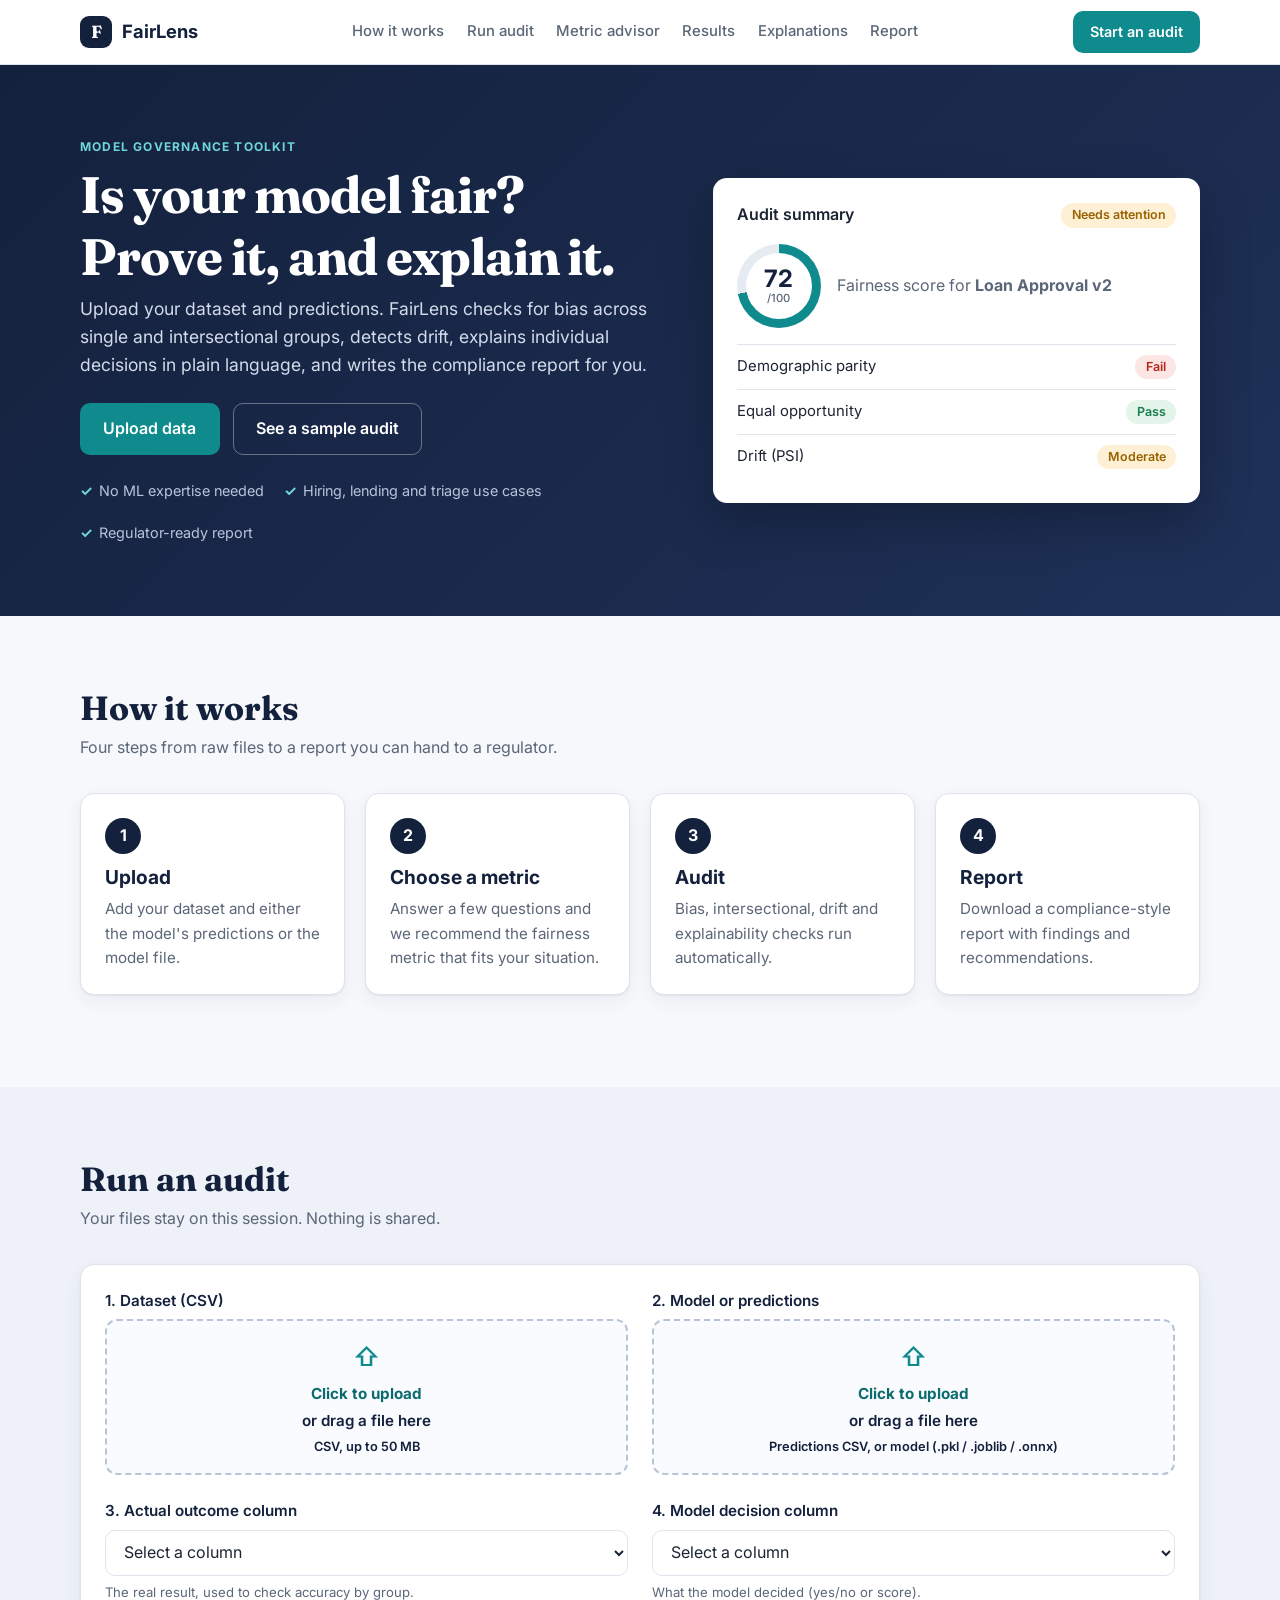
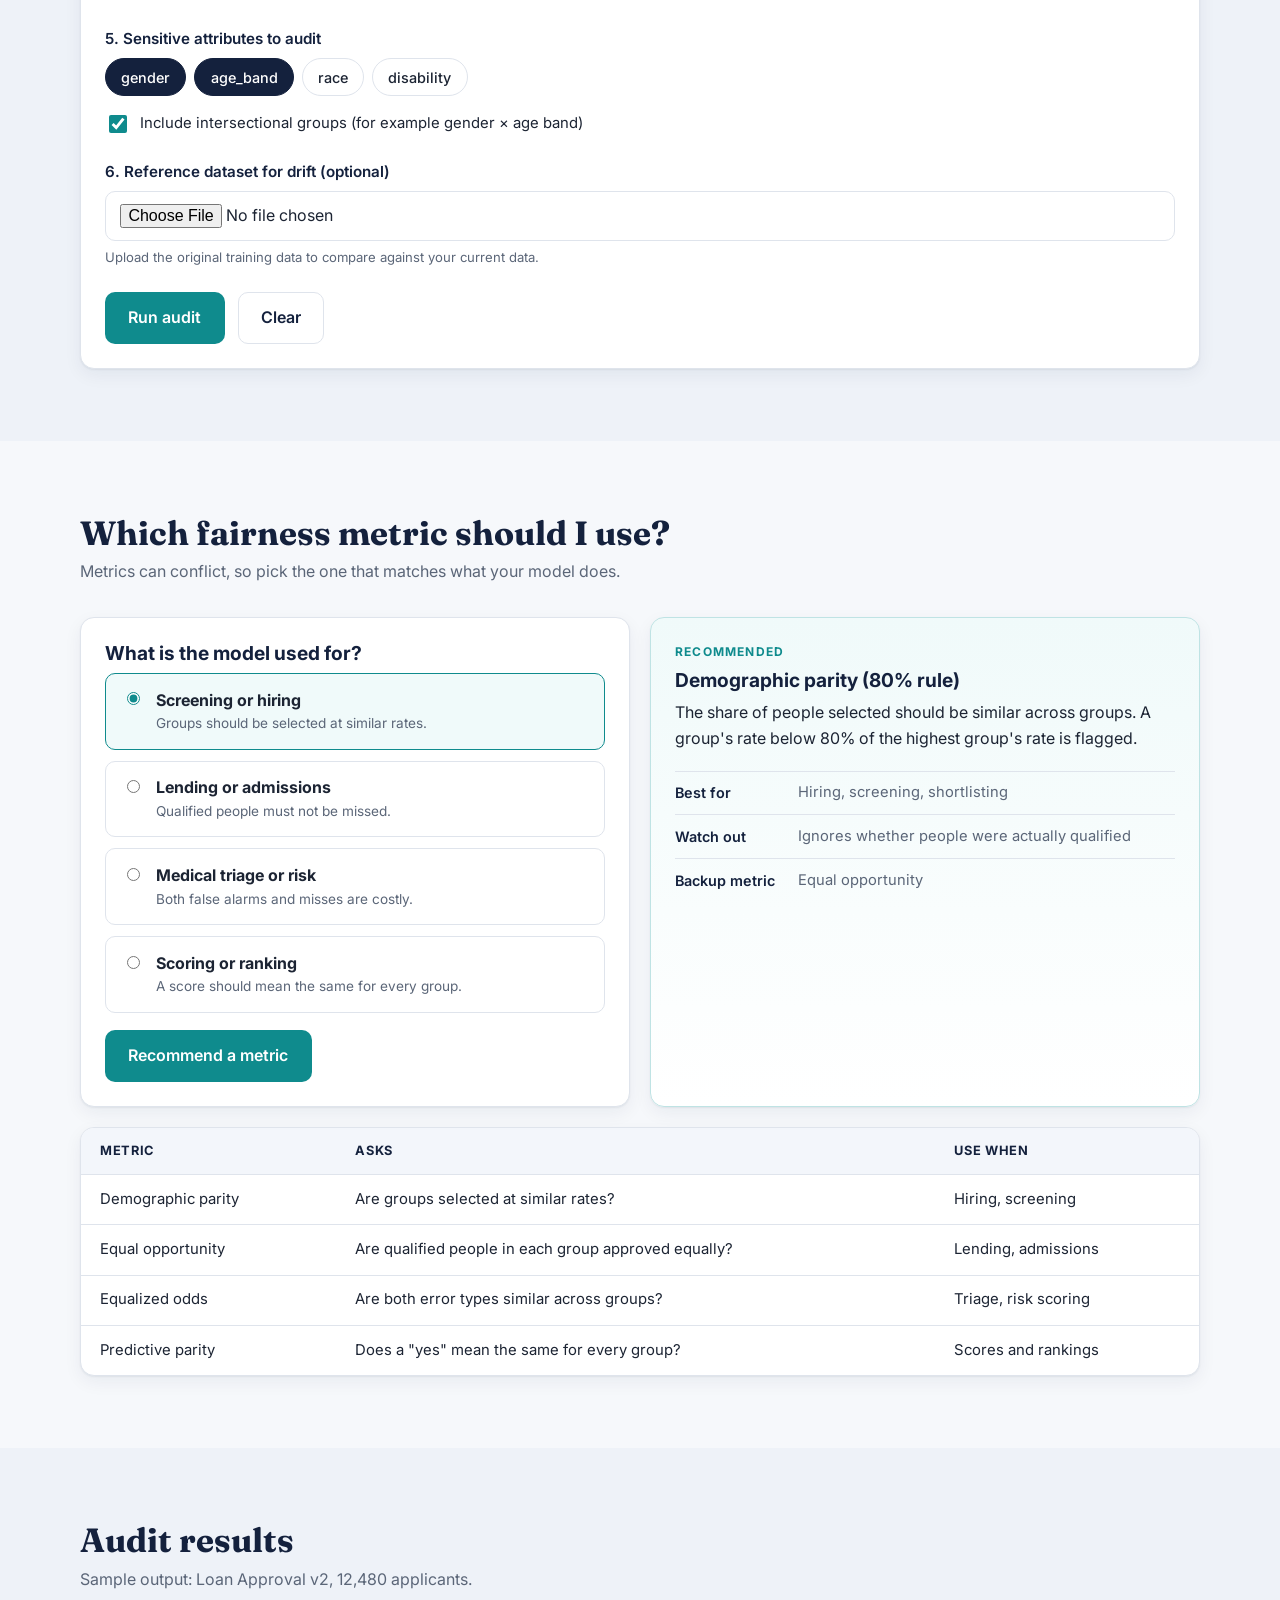
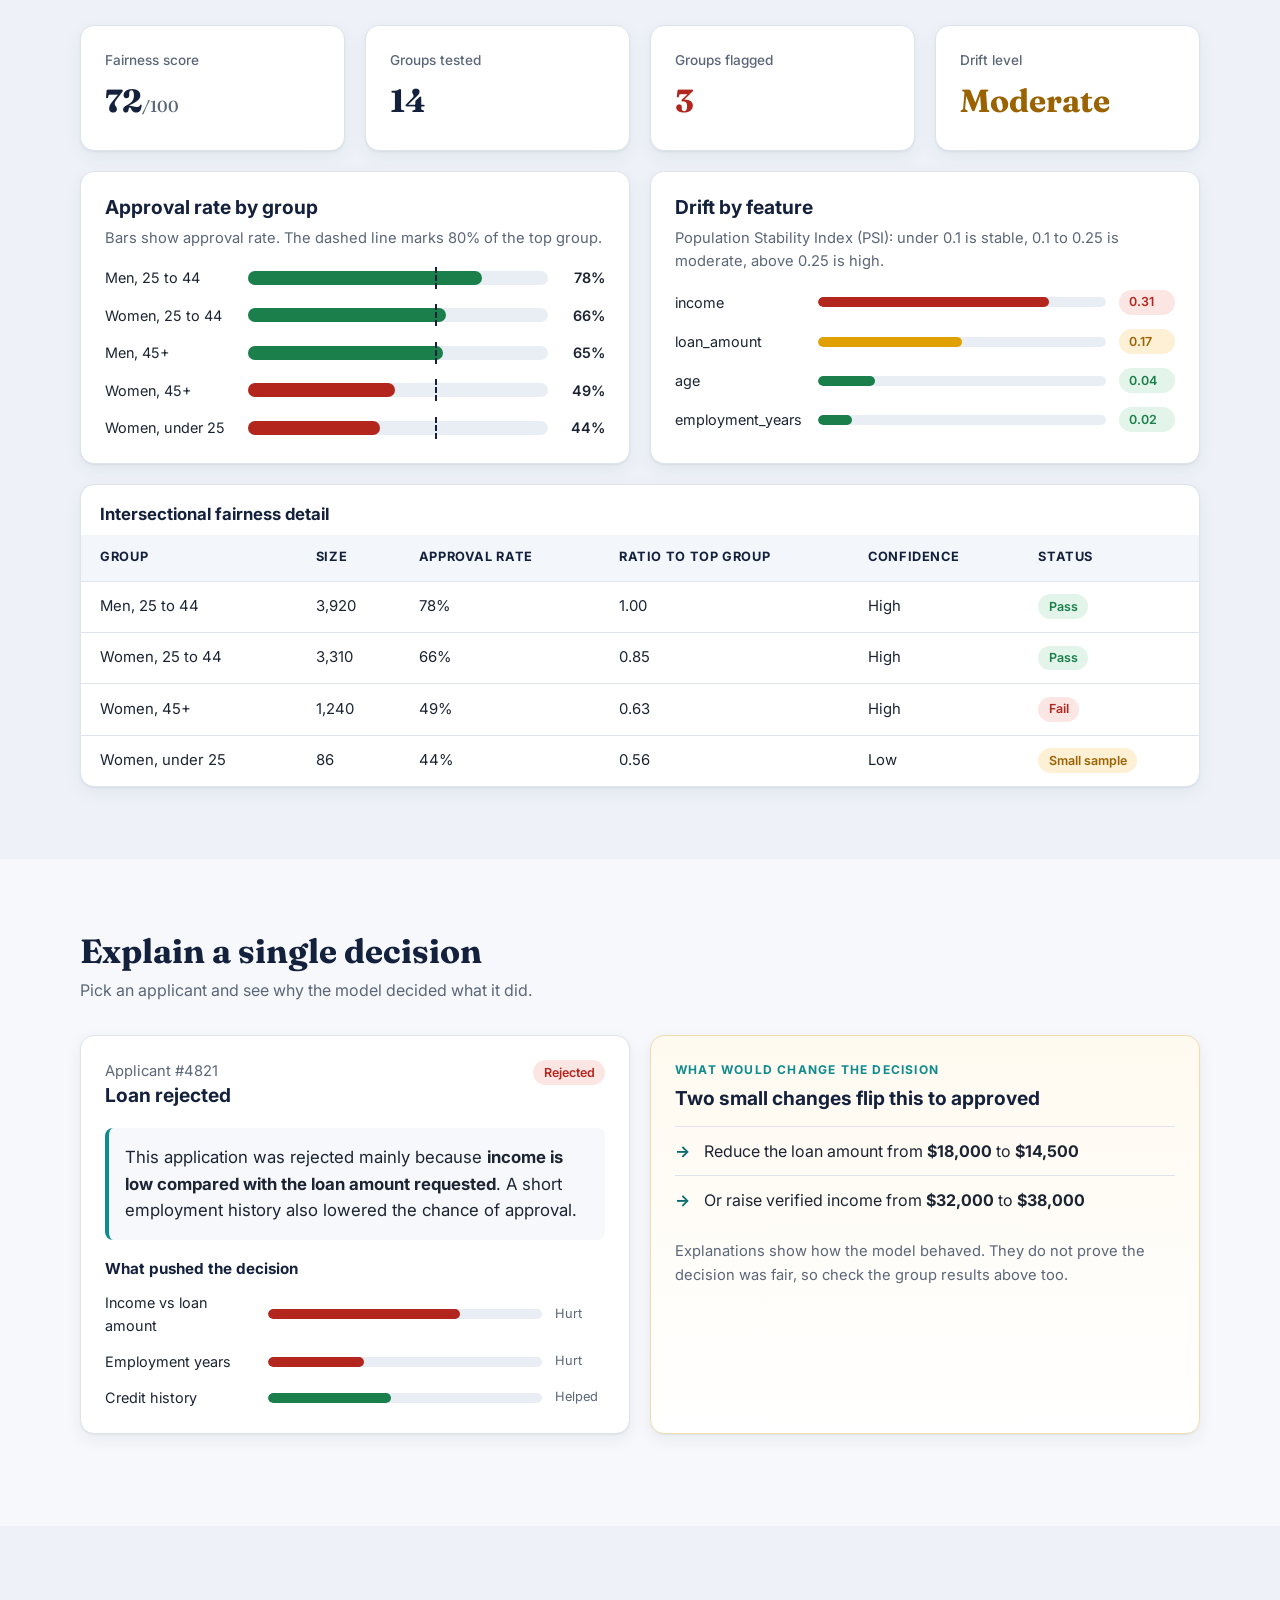
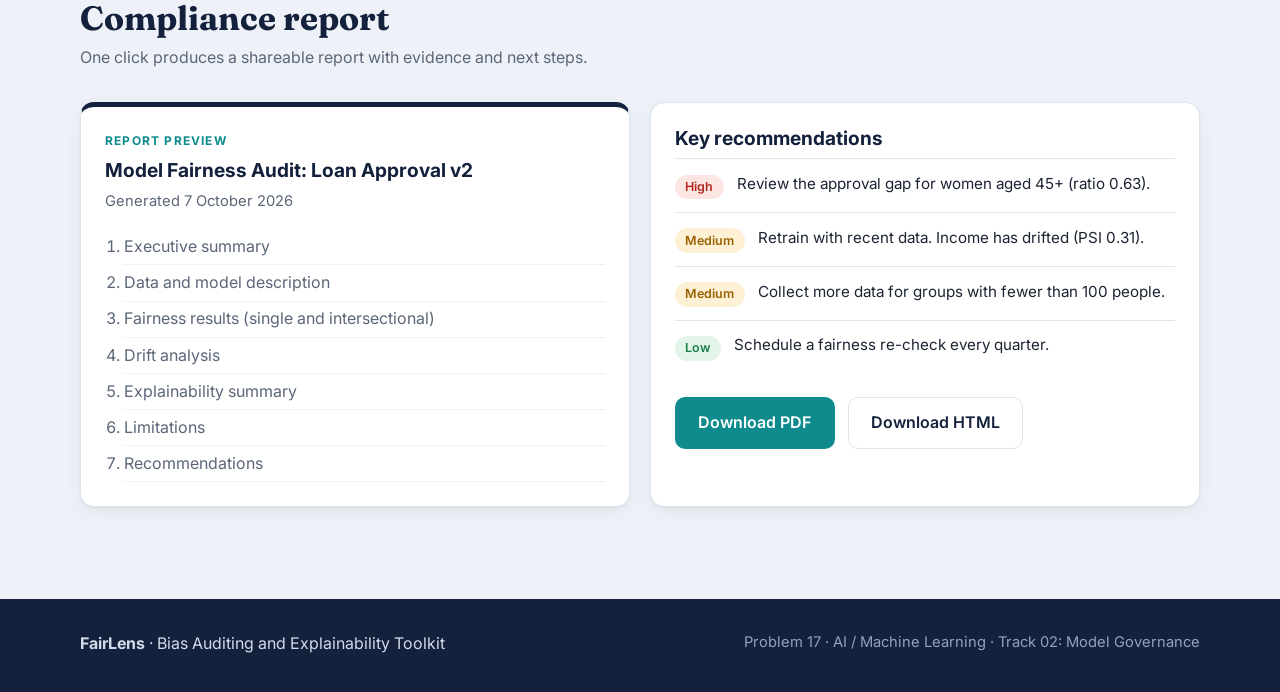
<file: index (2).html>
<!DOCTYPE html>
<html lang="en">
<head>
  <meta charset="UTF-8">
  <meta name="viewport" content="width=device-width, initial-scale=1.0">
  <title>FairLens | Bias Audit &amp; Explainability Toolkit</title>
  <meta name="description" content="Upload a dataset and model predictions to get a bias, drift and explainability audit in plain language.">
  <link rel="preconnect" href="https://fonts.googleapis.com">
  <link rel="preconnect" href="https://fonts.gstatic.com" crossorigin>
  <link href="https://fonts.googleapis.com/css2?family=Inter:wght@400;500;600;700&family=Fraunces:opsz,wght@9..144,600;9..144,700&display=swap" rel="stylesheet">
  <link rel="stylesheet" href="style.css">
</head>
<body>

  <!-- ===== HEADER ===== -->
  <header class="site-header">
    <div class="container header-inner">
      <a href="#top" class="logo"><span class="logo-mark">F</span>FairLens</a>
      <nav class="nav" aria-label="Main navigation">
        <a href="#how">How it works</a>
        <a href="#audit">Run audit</a>
        <a href="#advisor">Metric advisor</a>
        <a href="#results">Results</a>
        <a href="#explain">Explanations</a>
        <a href="#report">Report</a>
      </nav>
      <a href="#audit" class="btn btn-primary btn-sm">Start an audit</a>
    </div>
  </header>

  <main id="top">

    <!-- ===== HERO ===== -->
    <section class="hero">
      <div class="container hero-inner">
        <div class="hero-text">
          <p class="eyebrow">Model governance toolkit</p>
          <h1>Is your model fair? Prove it, and explain it.</h1>
          <p class="lead">Upload your dataset and predictions. FairLens checks for bias across single and intersectional groups, detects drift, explains individual decisions in plain language, and writes the compliance report for you.</p>
          <div class="hero-actions">
            <a href="#audit" class="btn btn-primary">Upload data</a>
            <a href="#results" class="btn btn-ghost">See a sample audit</a>
          </div>
          <ul class="hero-points">
            <li>No ML expertise needed</li>
            <li>Hiring, lending and triage use cases</li>
            <li>Regulator-ready report</li>
          </ul>
        </div>
        <div class="hero-card" aria-hidden="true">
          <div class="hero-card-head">
            <span>Audit summary</span>
            <span class="badge badge-warn">Needs attention</span>
          </div>
          <div class="score-row">
            <div class="score-ring"><span>72</span><small>/100</small></div>
            <p>Fairness score for <strong>Loan Approval v2</strong></p>
          </div>
          <ul class="mini-list">
            <li><span>Demographic parity</span><span class="badge badge-bad">Fail</span></li>
            <li><span>Equal opportunity</span><span class="badge badge-ok">Pass</span></li>
            <li><span>Drift (PSI)</span><span class="badge badge-warn">Moderate</span></li>
          </ul>
        </div>
      </div>
    </section>

    <!-- ===== HOW IT WORKS ===== -->
    <section id="how" class="section">
      <div class="container">
        <h2 class="section-title">How it works</h2>
        <p class="section-sub">Four steps from raw files to a report you can hand to a regulator.</p>
        <div class="grid grid-4">
          <article class="card step">
            <span class="step-num">1</span>
            <h3>Upload</h3>
            <p>Add your dataset and either the model's predictions or the model file.</p>
          </article>
          <article class="card step">
            <span class="step-num">2</span>
            <h3>Choose a metric</h3>
            <p>Answer a few questions and we recommend the fairness metric that fits your situation.</p>
          </article>
          <article class="card step">
            <span class="step-num">3</span>
            <h3>Audit</h3>
            <p>Bias, intersectional, drift and explainability checks run automatically.</p>
          </article>
          <article class="card step">
            <span class="step-num">4</span>
            <h3>Report</h3>
            <p>Download a compliance-style report with findings and recommendations.</p>
          </article>
        </div>
      </div>
    </section>

    <!-- ===== UPLOAD / RUN AUDIT ===== -->
    <section id="audit" class="section section-alt">
      <div class="container">
        <h2 class="section-title">Run an audit</h2>
        <p class="section-sub">Your files stay on this session. Nothing is shared.</p>

        <form class="card form" action="#" method="post" enctype="multipart/form-data">
          <div class="form-grid">

            <div class="field">
              <label for="dataset">1. Dataset (CSV)</label>
              <label class="dropzone" for="dataset">
                <span class="dropzone-icon">&#8679;</span>
                <strong>Click to upload</strong> or drag a file here
                <small>CSV, up to 50 MB</small>
              </label>
              <input type="file" id="dataset" name="dataset" accept=".csv" class="visually-hidden">
            </div>

            <div class="field">
              <label for="predictions">2. Model or predictions</label>
              <label class="dropzone" for="predictions">
                <span class="dropzone-icon">&#8679;</span>
                <strong>Click to upload</strong> or drag a file here
                <small>Predictions CSV, or model (.pkl / .joblib / .onnx)</small>
              </label>
              <input type="file" id="predictions" name="predictions" accept=".csv,.pkl,.joblib,.onnx" class="visually-hidden">
            </div>

            <div class="field">
              <label for="target">3. Actual outcome column</label>
              <select id="target" name="target">
                <option>Select a column</option>
                <option>loan_repaid</option>
                <option>hired</option>
                <option>income_over_50k</option>
              </select>
              <small class="hint">The real result, used to check accuracy by group.</small>
            </div>

            <div class="field">
              <label for="prediction-col">4. Model decision column</label>
              <select id="prediction-col" name="prediction-col">
                <option>Select a column</option>
                <option>predicted_approval</option>
                <option>predicted_hire</option>
              </select>
              <small class="hint">What the model decided (yes/no or score).</small>
            </div>

            <div class="field field-wide">
              <label for="sensitive">5. Sensitive attributes to audit</label>
              <div class="chips" id="sensitive">
                <label class="chip"><input type="checkbox" name="sensitive" value="gender" checked><span>gender</span></label>
                <label class="chip"><input type="checkbox" name="sensitive" value="age_band" checked><span>age_band</span></label>
                <label class="chip"><input type="checkbox" name="sensitive" value="race"><span>race</span></label>
                <label class="chip"><input type="checkbox" name="sensitive" value="disability"><span>disability</span></label>
              </div>
              <label class="check">
                <input type="checkbox" name="intersectional" checked>
                <span>Include intersectional groups (for example gender &times; age band)</span>
              </label>
            </div>

            <div class="field field-wide">
              <label for="reference">6. Reference dataset for drift (optional)</label>
              <input type="file" id="reference" name="reference" accept=".csv" class="file-input">
              <small class="hint">Upload the original training data to compare against your current data.</small>
            </div>
          </div>

          <div class="form-actions">
            <button type="submit" class="btn btn-primary">Run audit</button>
            <button type="reset" class="btn btn-ghost">Clear</button>
          </div>
        </form>
      </div>
    </section>

    <!-- ===== METRIC ADVISOR ===== -->
    <section id="advisor" class="section">
      <div class="container">
        <h2 class="section-title">Which fairness metric should I use?</h2>
        <p class="section-sub">Metrics can conflict, so pick the one that matches what your model does.</p>

        <div class="grid grid-2">
          <article class="card advisor">
            <h3>What is the model used for?</h3>
            <form action="#" class="advisor-form">
              <label class="option"><input type="radio" name="usecase" checked><span><strong>Screening or hiring</strong><small>Groups should be selected at similar rates.</small></span></label>
              <label class="option"><input type="radio" name="usecase"><span><strong>Lending or admissions</strong><small>Qualified people must not be missed.</small></span></label>
              <label class="option"><input type="radio" name="usecase"><span><strong>Medical triage or risk</strong><small>Both false alarms and misses are costly.</small></span></label>
              <label class="option"><input type="radio" name="usecase"><span><strong>Scoring or ranking</strong><small>A score should mean the same for every group.</small></span></label>
              <button type="submit" class="btn btn-primary">Recommend a metric</button>
            </form>
          </article>

          <article class="card recommend">
            <p class="eyebrow">Recommended</p>
            <h3>Demographic parity (80% rule)</h3>
            <p>The share of people selected should be similar across groups. A group's rate below 80% of the highest group's rate is flagged.</p>
            <dl class="facts">
              <div><dt>Best for</dt><dd>Hiring, screening, shortlisting</dd></div>
              <div><dt>Watch out</dt><dd>Ignores whether people were actually qualified</dd></div>
              <div><dt>Backup metric</dt><dd>Equal opportunity</dd></div>
            </dl>
          </article>
        </div>

        <div class="table-wrap">
          <table class="table">
            <caption class="visually-hidden">Fairness metrics and when to use them</caption>
            <thead><tr><th>Metric</th><th>Asks</th><th>Use when</th></tr></thead>
            <tbody>
              <tr><td>Demographic parity</td><td>Are groups selected at similar rates?</td><td>Hiring, screening</td></tr>
              <tr><td>Equal opportunity</td><td>Are qualified people in each group approved equally?</td><td>Lending, admissions</td></tr>
              <tr><td>Equalized odds</td><td>Are both error types similar across groups?</td><td>Triage, risk scoring</td></tr>
              <tr><td>Predictive parity</td><td>Does a "yes" mean the same for every group?</td><td>Scores and rankings</td></tr>
            </tbody>
          </table>
        </div>
      </div>
    </section>

    <!-- ===== RESULTS ===== -->
    <section id="results" class="section section-alt">
      <div class="container">
        <h2 class="section-title">Audit results</h2>
        <p class="section-sub">Sample output: Loan Approval v2, 12,480 applicants.</p>

        <div class="grid grid-4 stats">
          <div class="card stat"><span class="stat-label">Fairness score</span><span class="stat-value">72<small>/100</small></span></div>
          <div class="card stat"><span class="stat-label">Groups tested</span><span class="stat-value">14</span></div>
          <div class="card stat stat-bad"><span class="stat-label">Groups flagged</span><span class="stat-value">3</span></div>
          <div class="card stat stat-warn"><span class="stat-label">Drift level</span><span class="stat-value">Moderate</span></div>
        </div>

        <div class="grid grid-2">
          <!-- Bias by group -->
          <article class="card">
            <h3>Approval rate by group</h3>
            <p class="muted">Bars show approval rate. The dashed line marks 80% of the top group.</p>
            <div class="bars">
              <div class="bar-row"><span class="bar-label">Men, 25 to 44</span><div class="bar-track"><div class="bar bar-ok" style="width:78%"></div><span class="threshold"></span></div><span class="bar-value">78%</span></div>
              <div class="bar-row"><span class="bar-label">Women, 25 to 44</span><div class="bar-track"><div class="bar bar-ok" style="width:66%"></div><span class="threshold"></span></div><span class="bar-value">66%</span></div>
              <div class="bar-row"><span class="bar-label">Men, 45+</span><div class="bar-track"><div class="bar bar-ok" style="width:65%"></div><span class="threshold"></span></div><span class="bar-value">65%</span></div>
              <div class="bar-row"><span class="bar-label">Women, 45+</span><div class="bar-track"><div class="bar bar-bad" style="width:49%"></div><span class="threshold"></span></div><span class="bar-value">49%</span></div>
              <div class="bar-row"><span class="bar-label">Women, under 25</span><div class="bar-track"><div class="bar bar-bad" style="width:44%"></div><span class="threshold"></span></div><span class="bar-value">44%</span></div>
            </div>
          </article>

          <!-- Drift -->
          <article class="card">
            <h3>Drift by feature</h3>
            <p class="muted">Population Stability Index (PSI): under 0.1 is stable, 0.1 to 0.25 is moderate, above 0.25 is high.</p>
            <ul class="drift-list">
              <li><span>income</span><div class="meter"><div class="meter-fill bar-bad" style="width:80%"></div></div><span class="badge badge-bad">0.31</span></li>
              <li><span>loan_amount</span><div class="meter"><div class="meter-fill bar-warn" style="width:50%"></div></div><span class="badge badge-warn">0.17</span></li>
              <li><span>age</span><div class="meter"><div class="meter-fill bar-ok" style="width:20%"></div></div><span class="badge badge-ok">0.04</span></li>
              <li><span>employment_years</span><div class="meter"><div class="meter-fill bar-ok" style="width:12%"></div></div><span class="badge badge-ok">0.02</span></li>
            </ul>
          </article>
        </div>

        <!-- Fairness table -->
        <div class="table-wrap">
          <table class="table">
            <caption>Intersectional fairness detail</caption>
            <thead>
              <tr><th>Group</th><th>Size</th><th>Approval rate</th><th>Ratio to top group</th><th>Confidence</th><th>Status</th></tr>
            </thead>
            <tbody>
              <tr><td>Men, 25 to 44</td><td>3,920</td><td>78%</td><td>1.00</td><td>High</td><td><span class="badge badge-ok">Pass</span></td></tr>
              <tr><td>Women, 25 to 44</td><td>3,310</td><td>66%</td><td>0.85</td><td>High</td><td><span class="badge badge-ok">Pass</span></td></tr>
              <tr><td>Women, 45+</td><td>1,240</td><td>49%</td><td>0.63</td><td>High</td><td><span class="badge badge-bad">Fail</span></td></tr>
              <tr><td>Women, under 25</td><td>86</td><td>44%</td><td>0.56</td><td>Low</td><td><span class="badge badge-warn">Small sample</span></td></tr>
            </tbody>
          </table>
        </div>
      </div>
    </section>

    <!-- ===== EXPLANATIONS ===== -->
    <section id="explain" class="section">
      <div class="container">
        <h2 class="section-title">Explain a single decision</h2>
        <p class="section-sub">Pick an applicant and see why the model decided what it did.</p>

        <div class="grid grid-2">
          <article class="card decision">
            <div class="decision-head">
              <div>
                <p class="muted">Applicant #4821</p>
                <h3>Loan rejected</h3>
              </div>
              <span class="badge badge-bad">Rejected</span>
            </div>
            <p class="plain">This application was rejected mainly because <strong>income is low compared with the loan amount requested</strong>. A short employment history also lowered the chance of approval.</p>

            <h4>What pushed the decision</h4>
            <ul class="factors">
              <li><span>Income vs loan amount</span><div class="factor-track"><div class="factor factor-neg" style="width:70%"></div></div><span class="factor-note">Hurt</span></li>
              <li><span>Employment years</span><div class="factor-track"><div class="factor factor-neg" style="width:35%"></div></div><span class="factor-note">Hurt</span></li>
              <li><span>Credit history</span><div class="factor-track"><div class="factor factor-pos" style="width:45%"></div></div><span class="factor-note">Helped</span></li>
            </ul>
          </article>

          <article class="card counterfactual">
            <p class="eyebrow">What would change the decision</p>
            <h3>Two small changes flip this to approved</h3>
            <ul class="check-list">
              <li>Reduce the loan amount from <strong>$18,000</strong> to <strong>$14,500</strong></li>
              <li>Or raise verified income from <strong>$32,000</strong> to <strong>$38,000</strong></li>
            </ul>
            <p class="muted">Explanations show how the model behaved. They do not prove the decision was fair, so check the group results above too.</p>
          </article>
        </div>
      </div>
    </section>

    <!-- ===== REPORT ===== -->
    <section id="report" class="section section-alt">
      <div class="container">
        <h2 class="section-title">Compliance report</h2>
        <p class="section-sub">One click produces a shareable report with evidence and next steps.</p>

        <div class="grid grid-2">
          <article class="card paper">
            <p class="eyebrow">Report preview</p>
            <h3>Model Fairness Audit: Loan Approval v2</h3>
            <p class="muted">Generated 7 October 2026</p>
            <ol class="toc">
              <li>Executive summary</li>
              <li>Data and model description</li>
              <li>Fairness results (single and intersectional)</li>
              <li>Drift analysis</li>
              <li>Explainability summary</li>
              <li>Limitations</li>
              <li>Recommendations</li>
            </ol>
          </article>

          <article class="card">
            <h3>Key recommendations</h3>
            <ul class="reco">
              <li><span class="badge badge-bad">High</span> Review the approval gap for women aged 45+ (ratio 0.63).</li>
              <li><span class="badge badge-warn">Medium</span> Retrain with recent data. Income has drifted (PSI 0.31).</li>
              <li><span class="badge badge-warn">Medium</span> Collect more data for groups with fewer than 100 people.</li>
              <li><span class="badge badge-ok">Low</span> Schedule a fairness re-check every quarter.</li>
            </ul>
            <div class="form-actions">
              <a href="#" class="btn btn-primary">Download PDF</a>
              <a href="#" class="btn btn-ghost">Download HTML</a>
            </div>
          </article>
        </div>
      </div>
    </section>

  </main>

  <!-- ===== FOOTER ===== -->
  <footer class="site-footer">
    <div class="container footer-inner">
      <p><strong>FairLens</strong> &middot; Bias Auditing and Explainability Toolkit</p>
      <p class="muted">Problem 17 &middot; AI / Machine Learning &middot; Track 02: Model Governance</p>
    </div>
  </footer>

</body>
</html>
</file>
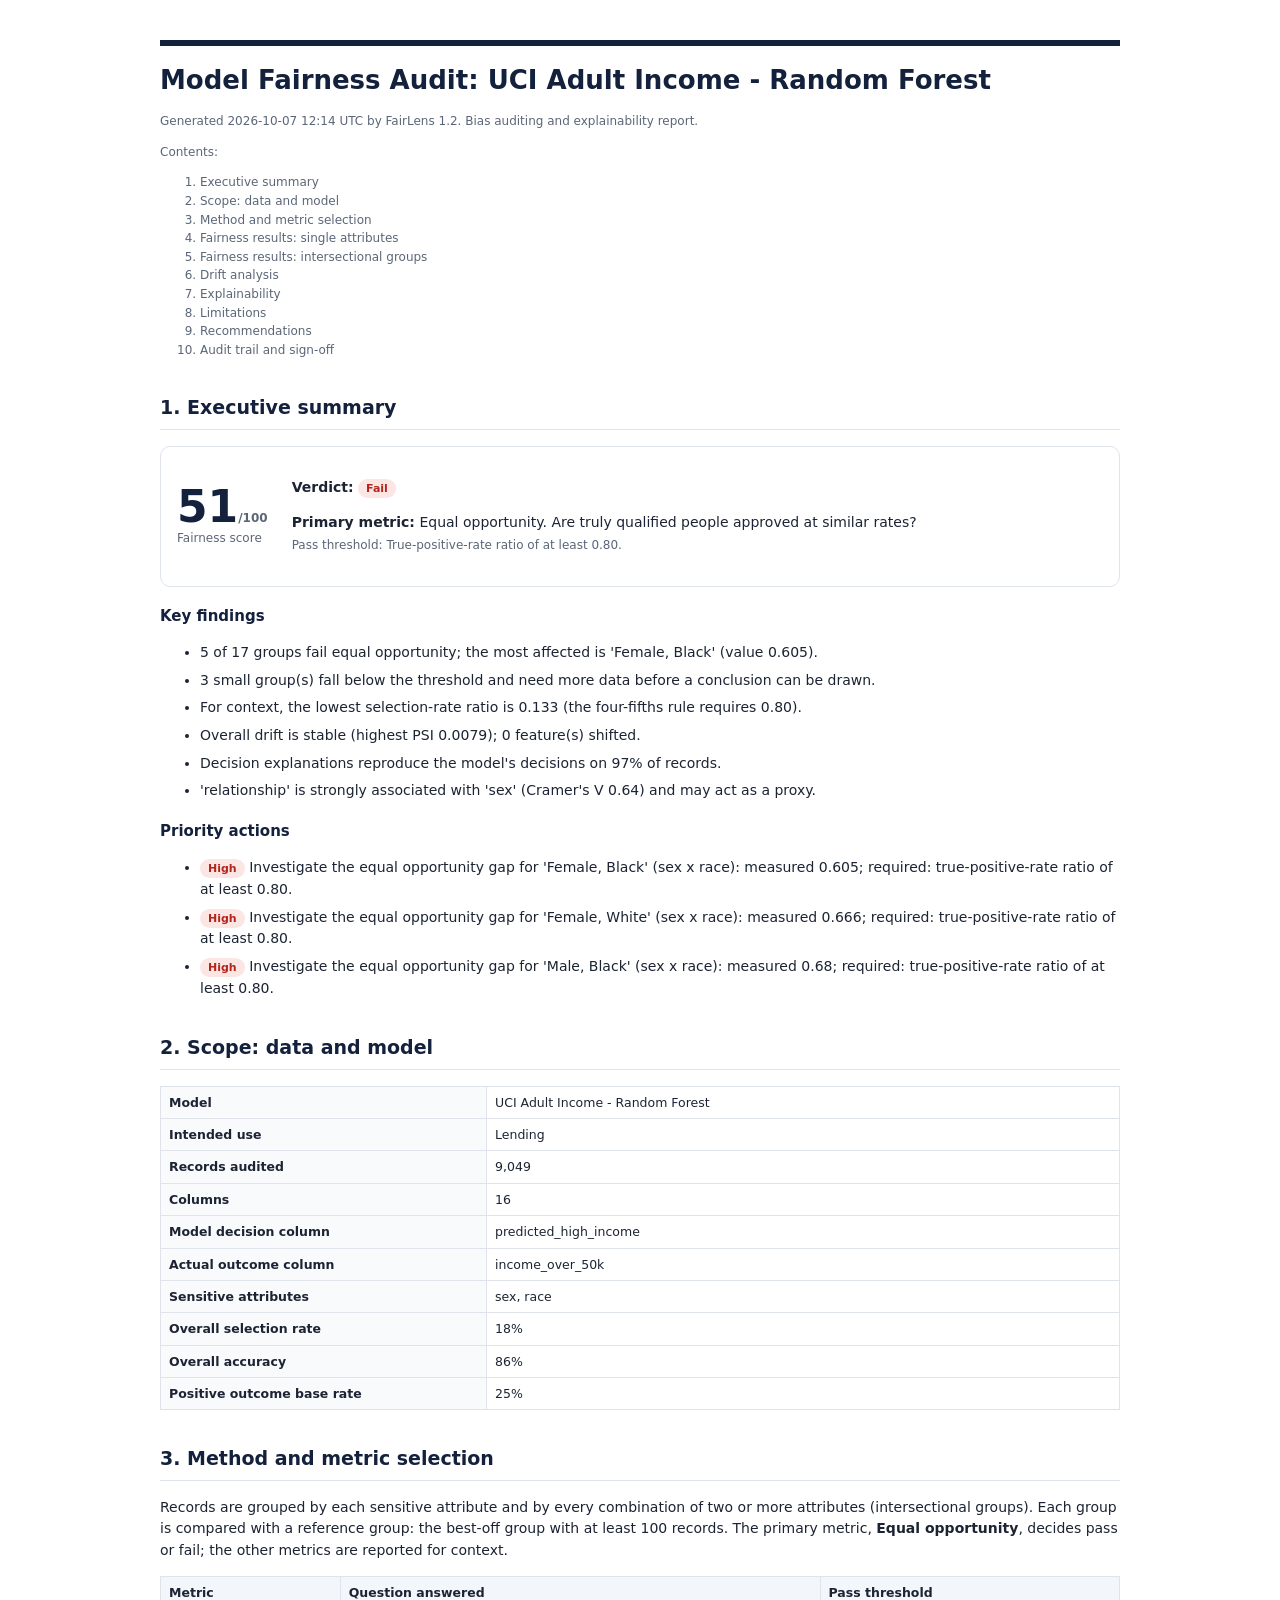
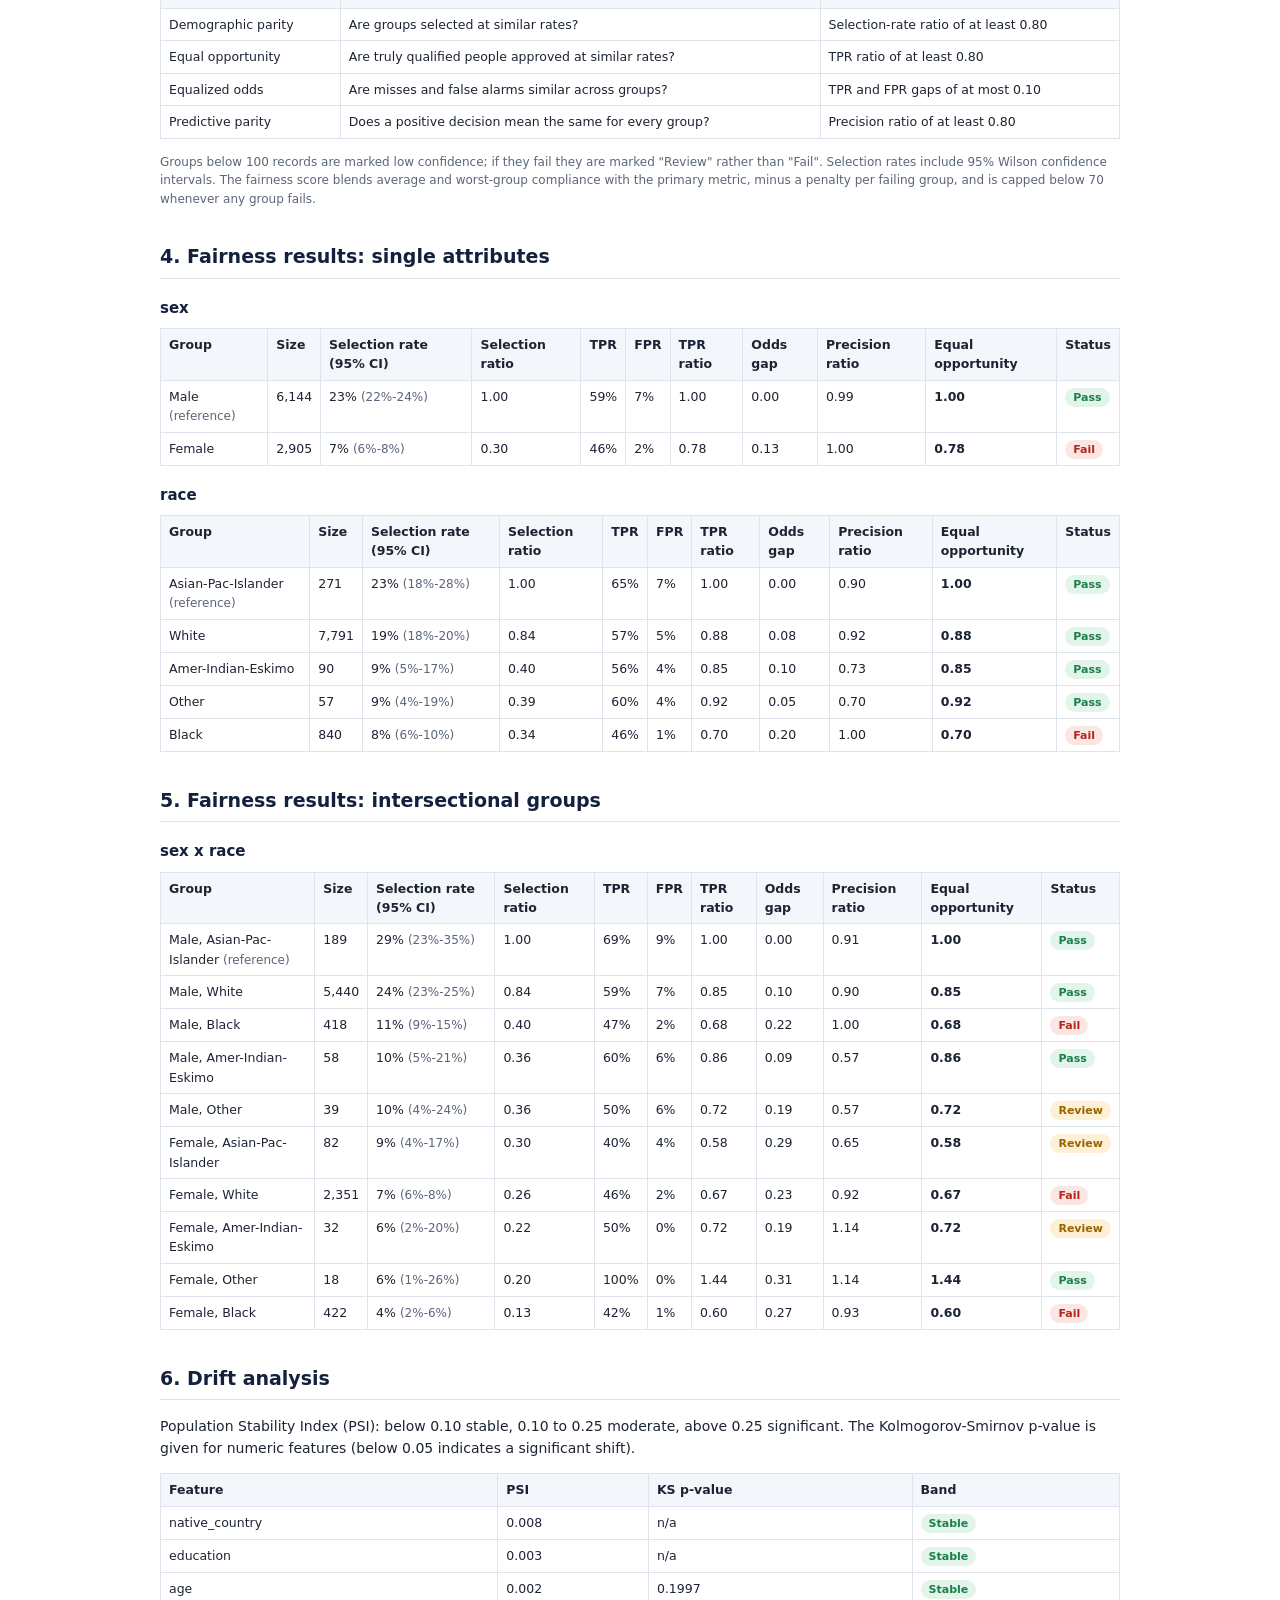
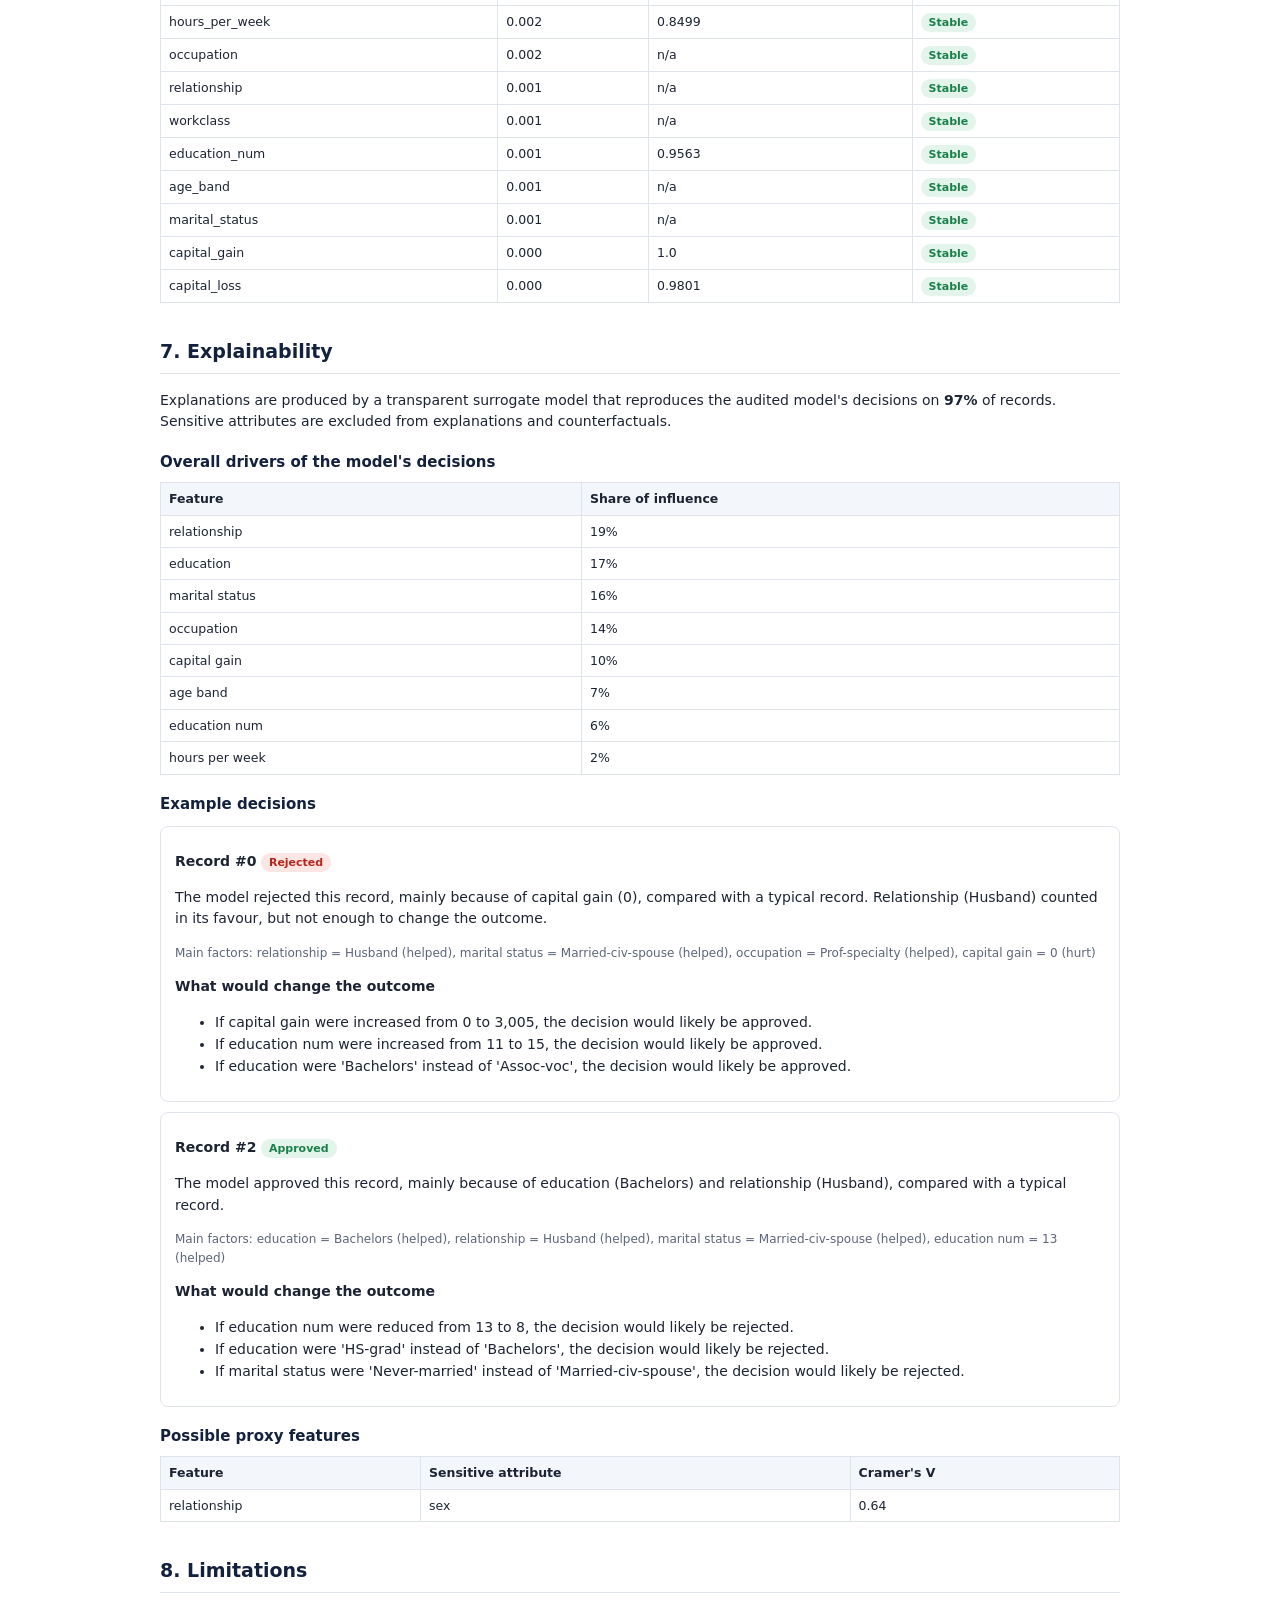
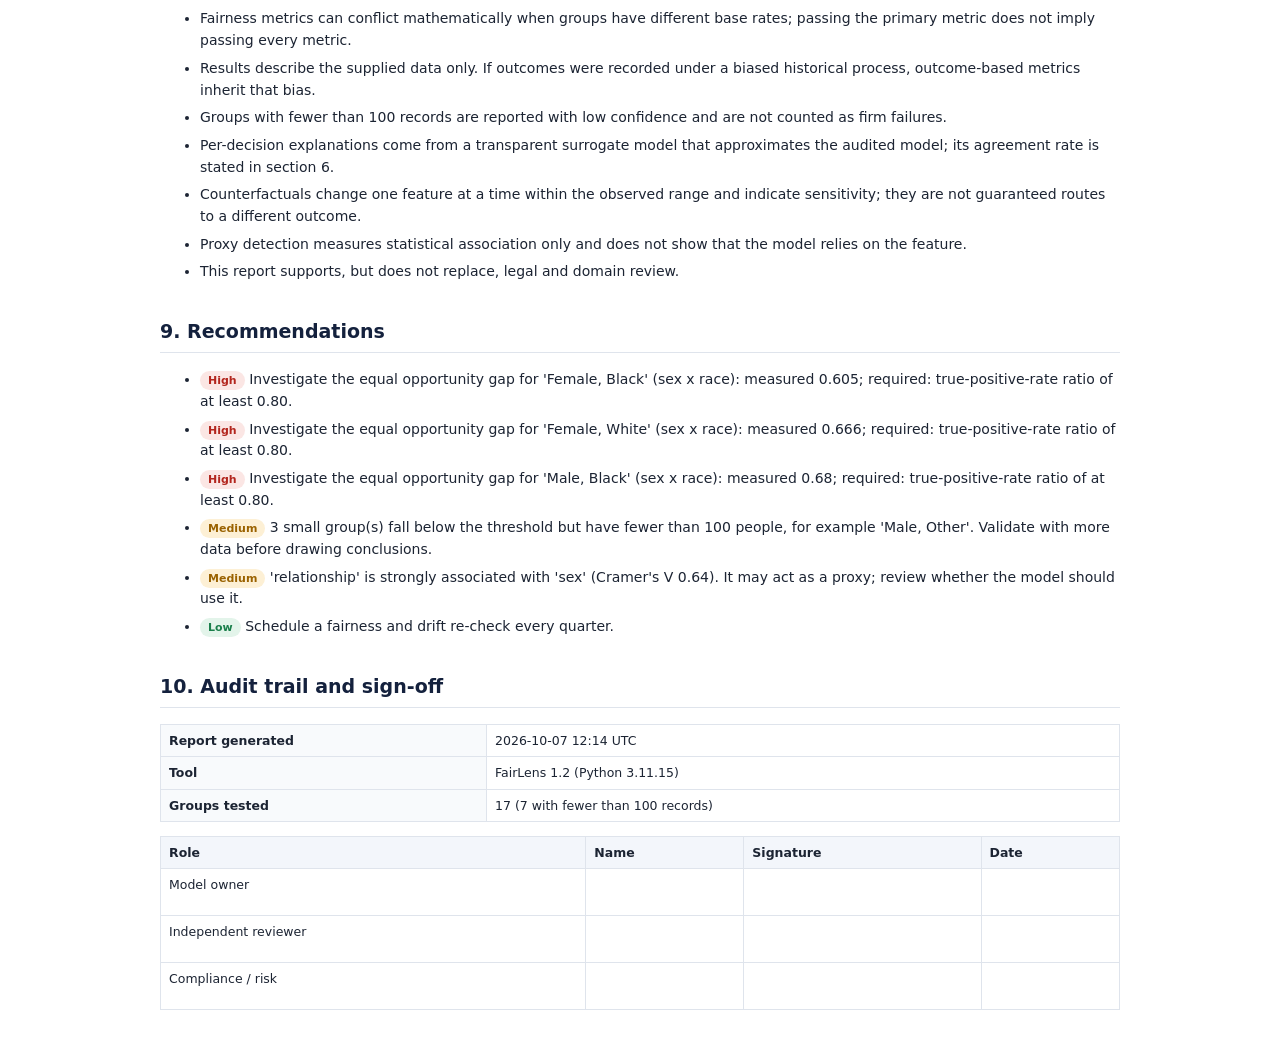
<file: demo/adult_income_report.html>
<!DOCTYPE html>
<html lang="en"><head><meta charset="utf-8">
<meta name="viewport" content="width=device-width, initial-scale=1">
<title>Model Fairness Audit: UCI Adult Income - Random Forest</title>
<style>
 :root { --navy:#14213d; --muted:#5b6678; --line:#dfe4ec; }
 body { font-family: Inter, system-ui, -apple-system, "Segoe UI", sans-serif; color:#1c2433;
        max-width: 960px; margin: 40px auto; padding: 0 24px; line-height: 1.55; font-size: 14px; }
 h1 { font-size: 26px; color: var(--navy); border-top: 6px solid var(--navy); padding-top: 14px; margin-bottom: 4px; }
 h2 { font-size: 19px; color: var(--navy); margin-top: 34px; border-bottom: 1px solid var(--line); padding-bottom: 6px; }
 h3 { font-size: 15px; color: var(--navy); margin: 18px 0 6px; }
 table { border-collapse: collapse; width: 100%; margin: 8px 0 14px; font-size: 12.5px; }
 th, td { border: 1px solid var(--line); padding: 6px 8px; text-align: left; vertical-align: top; }
 thead th { background: #f3f6fb; }
 .scope th { width: 34%; background: #f8fafc; }
 .muted { color: var(--muted); font-size: 12px; }
 .pill { display: inline-block; padding: 1px 8px; border-radius: 999px; font-size: 11px; font-weight: 700; }
 .pill.ok { background: #e3f4ea; color: #1a7f4b; } .pill.warn { background: #fdf0d5; color: #9a6200; }
 .pill.bad { background: #fbe6e4; color: #b3261e; }
 .summary { display: flex; gap: 24px; align-items: center; padding: 16px; border: 1px solid var(--line); border-radius: 10px; }
 .score { font-size: 44px; font-weight: 800; color: var(--navy); line-height: 1; }
 .note { background: #fdf0d5; color: #9a6200; padding: 8px 12px; border-radius: 8px; }
 .case { border: 1px solid var(--line); border-radius: 8px; padding: 10px 14px; margin: 10px 0; }
 ul.recs li, ul.plain li { margin: 6px 0; }
 .sign td { height: 34px; }
 @media print { body { margin: 0; max-width: none; } h2 { page-break-after: avoid; }
   table, .case { page-break-inside: avoid; } .noprint { display: none; } }
 @page { margin: 16mm; }
</style></head><body>
<h1>Model Fairness Audit: UCI Adult Income - Random Forest</h1>
<p class="muted">Generated 2026-10-07 12:14 UTC by FairLens 1.2. Bias auditing and explainability report.</p>
<p class="muted">Contents:</p><ol class="muted"><li>Executive summary</li><li>Scope: data and model</li><li>Method and metric selection</li><li>Fairness results: single attributes</li><li>Fairness results: intersectional groups</li><li>Drift analysis</li><li>Explainability</li><li>Limitations</li><li>Recommendations</li><li>Audit trail and sign-off</li></ol>

<h2>1. Executive summary</h2>
<div class="summary"><div><div class="score">51<span class="muted">/100</span></div>
<div class="muted">Fairness score</div></div>
<div><p><strong>Verdict:</strong> <span class="pill bad">Fail</span></p>
<p><strong>Primary metric:</strong> Equal opportunity. Are truly qualified people approved at similar rates?<br>
<span class="muted">Pass threshold: True-positive-rate ratio of at least 0.80.</span></p></div></div>

<h3>Key findings</h3><ul class="plain"><li>5 of 17 groups fail equal opportunity; the most affected is &#x27;Female, Black&#x27; (value 0.605).</li><li>3 small group(s) fall below the threshold and need more data before a conclusion can be drawn.</li><li>For context, the lowest selection-rate ratio is 0.133 (the four-fifths rule requires 0.80).</li><li>Overall drift is stable (highest PSI 0.0079); 0 feature(s) shifted.</li><li>Decision explanations reproduce the model&#x27;s decisions on 97% of records.</li><li>&#x27;relationship&#x27; is strongly associated with &#x27;sex&#x27; (Cramer&#x27;s V 0.64) and may act as a proxy.</li></ul>
<h3>Priority actions</h3><ul class="recs"><li><span class="pill bad">High</span> Investigate the equal opportunity gap for &#x27;Female, Black&#x27; (sex x race): measured 0.605; required: true-positive-rate ratio of at least 0.80.</li><li><span class="pill bad">High</span> Investigate the equal opportunity gap for &#x27;Female, White&#x27; (sex x race): measured 0.666; required: true-positive-rate ratio of at least 0.80.</li><li><span class="pill bad">High</span> Investigate the equal opportunity gap for &#x27;Male, Black&#x27; (sex x race): measured 0.68; required: true-positive-rate ratio of at least 0.80.</li></ul>

<h2>2. Scope: data and model</h2>
<table class="scope"><tbody><tr><th>Model</th><td>UCI Adult Income - Random Forest</td></tr><tr><th>Intended use</th><td>Lending</td></tr><tr><th>Records audited</th><td>9,049</td></tr><tr><th>Columns</th><td>16</td></tr><tr><th>Model decision column</th><td>predicted_high_income</td></tr><tr><th>Actual outcome column</th><td>income_over_50k</td></tr><tr><th>Sensitive attributes</th><td>sex, race</td></tr><tr><th>Overall selection rate</th><td>18%</td></tr><tr><th>Overall accuracy</th><td>86%</td></tr><tr><th>Positive outcome base rate</th><td>25%</td></tr></tbody></table>

<h2>3. Method and metric selection</h2>
<p>Records are grouped by each sensitive attribute and by every combination of two or more
attributes (intersectional groups). Each group is compared with a reference group: the
best-off group with at least 100 records. The primary metric, <strong>Equal opportunity</strong>,
decides pass or fail; the other metrics are reported for context.</p>
<table><thead><tr><th>Metric</th><th>Question answered</th><th>Pass threshold</th></tr></thead><tbody>
<tr><td>Demographic parity</td><td>Are groups selected at similar rates?</td><td>Selection-rate ratio of at least 0.80</td></tr>
<tr><td>Equal opportunity</td><td>Are truly qualified people approved at similar rates?</td><td>TPR ratio of at least 0.80</td></tr>
<tr><td>Equalized odds</td><td>Are misses and false alarms similar across groups?</td><td>TPR and FPR gaps of at most 0.10</td></tr>
<tr><td>Predictive parity</td><td>Does a positive decision mean the same for every group?</td><td>Precision ratio of at least 0.80</td></tr>
</tbody></table>
<p class="muted">Groups below 100 records are marked low confidence; if they fail they are marked
"Review" rather than "Fail". Selection rates include 95% Wilson confidence intervals. The
fairness score blends average and worst-group compliance with the primary metric, minus a
penalty per failing group, and is capped below 70 whenever any group fails.</p>

<h2>4. Fairness results: single attributes</h2><h3>sex</h3><table><thead><tr><th>Group</th><th>Size</th><th>Selection rate (95% CI)</th><th>Selection ratio</th><th>TPR</th><th>FPR</th><th>TPR ratio</th><th>Odds gap</th><th>Precision ratio</th><th>Equal opportunity</th><th>Status</th></tr></thead><tbody><tr><td>Male <span class="muted">(reference)</span></td><td>6,144</td><td>23% <span class='muted'>(22%-24%)</span></td><td>1.00</td><td>59%</td><td>7%</td><td>1.00</td><td>0.00</td><td>0.99</td><td><strong>1.00</strong></td><td><span class="pill ok">Pass</span></td></tr><tr><td>Female</td><td>2,905</td><td>7% <span class='muted'>(6%-8%)</span></td><td>0.30</td><td>46%</td><td>2%</td><td>0.78</td><td>0.13</td><td>1.00</td><td><strong>0.78</strong></td><td><span class="pill bad">Fail</span></td></tr></tbody></table><h3>race</h3><table><thead><tr><th>Group</th><th>Size</th><th>Selection rate (95% CI)</th><th>Selection ratio</th><th>TPR</th><th>FPR</th><th>TPR ratio</th><th>Odds gap</th><th>Precision ratio</th><th>Equal opportunity</th><th>Status</th></tr></thead><tbody><tr><td>Asian-Pac-Islander <span class="muted">(reference)</span></td><td>271</td><td>23% <span class='muted'>(18%-28%)</span></td><td>1.00</td><td>65%</td><td>7%</td><td>1.00</td><td>0.00</td><td>0.90</td><td><strong>1.00</strong></td><td><span class="pill ok">Pass</span></td></tr><tr><td>White</td><td>7,791</td><td>19% <span class='muted'>(18%-20%)</span></td><td>0.84</td><td>57%</td><td>5%</td><td>0.88</td><td>0.08</td><td>0.92</td><td><strong>0.88</strong></td><td><span class="pill ok">Pass</span></td></tr><tr><td>Amer-Indian-Eskimo</td><td>90</td><td>9% <span class='muted'>(5%-17%)</span></td><td>0.40</td><td>56%</td><td>4%</td><td>0.85</td><td>0.10</td><td>0.73</td><td><strong>0.85</strong></td><td><span class="pill ok">Pass</span></td></tr><tr><td>Other</td><td>57</td><td>9% <span class='muted'>(4%-19%)</span></td><td>0.39</td><td>60%</td><td>4%</td><td>0.92</td><td>0.05</td><td>0.70</td><td><strong>0.92</strong></td><td><span class="pill ok">Pass</span></td></tr><tr><td>Black</td><td>840</td><td>8% <span class='muted'>(6%-10%)</span></td><td>0.34</td><td>46%</td><td>1%</td><td>0.70</td><td>0.20</td><td>1.00</td><td><strong>0.70</strong></td><td><span class="pill bad">Fail</span></td></tr></tbody></table>
<h2>5. Fairness results: intersectional groups</h2><h3>sex x race</h3><table><thead><tr><th>Group</th><th>Size</th><th>Selection rate (95% CI)</th><th>Selection ratio</th><th>TPR</th><th>FPR</th><th>TPR ratio</th><th>Odds gap</th><th>Precision ratio</th><th>Equal opportunity</th><th>Status</th></tr></thead><tbody><tr><td>Male, Asian-Pac-Islander <span class="muted">(reference)</span></td><td>189</td><td>29% <span class='muted'>(23%-35%)</span></td><td>1.00</td><td>69%</td><td>9%</td><td>1.00</td><td>0.00</td><td>0.91</td><td><strong>1.00</strong></td><td><span class="pill ok">Pass</span></td></tr><tr><td>Male, White</td><td>5,440</td><td>24% <span class='muted'>(23%-25%)</span></td><td>0.84</td><td>59%</td><td>7%</td><td>0.85</td><td>0.10</td><td>0.90</td><td><strong>0.85</strong></td><td><span class="pill ok">Pass</span></td></tr><tr><td>Male, Black</td><td>418</td><td>11% <span class='muted'>(9%-15%)</span></td><td>0.40</td><td>47%</td><td>2%</td><td>0.68</td><td>0.22</td><td>1.00</td><td><strong>0.68</strong></td><td><span class="pill bad">Fail</span></td></tr><tr><td>Male, Amer-Indian-Eskimo</td><td>58</td><td>10% <span class='muted'>(5%-21%)</span></td><td>0.36</td><td>60%</td><td>6%</td><td>0.86</td><td>0.09</td><td>0.57</td><td><strong>0.86</strong></td><td><span class="pill ok">Pass</span></td></tr><tr><td>Male, Other</td><td>39</td><td>10% <span class='muted'>(4%-24%)</span></td><td>0.36</td><td>50%</td><td>6%</td><td>0.72</td><td>0.19</td><td>0.57</td><td><strong>0.72</strong></td><td><span class="pill warn">Review</span></td></tr><tr><td>Female, Asian-Pac-Islander</td><td>82</td><td>9% <span class='muted'>(4%-17%)</span></td><td>0.30</td><td>40%</td><td>4%</td><td>0.58</td><td>0.29</td><td>0.65</td><td><strong>0.58</strong></td><td><span class="pill warn">Review</span></td></tr><tr><td>Female, White</td><td>2,351</td><td>7% <span class='muted'>(6%-8%)</span></td><td>0.26</td><td>46%</td><td>2%</td><td>0.67</td><td>0.23</td><td>0.92</td><td><strong>0.67</strong></td><td><span class="pill bad">Fail</span></td></tr><tr><td>Female, Amer-Indian-Eskimo</td><td>32</td><td>6% <span class='muted'>(2%-20%)</span></td><td>0.22</td><td>50%</td><td>0%</td><td>0.72</td><td>0.19</td><td>1.14</td><td><strong>0.72</strong></td><td><span class="pill warn">Review</span></td></tr><tr><td>Female, Other</td><td>18</td><td>6% <span class='muted'>(1%-26%)</span></td><td>0.20</td><td>100%</td><td>0%</td><td>1.44</td><td>0.31</td><td>1.14</td><td><strong>1.44</strong></td><td><span class="pill ok">Pass</span></td></tr><tr><td>Female, Black</td><td>422</td><td>4% <span class='muted'>(2%-6%)</span></td><td>0.13</td><td>42%</td><td>1%</td><td>0.60</td><td>0.27</td><td>0.93</td><td><strong>0.60</strong></td><td><span class="pill bad">Fail</span></td></tr></tbody></table>
<h2>6. Drift analysis</h2><p>Population Stability Index (PSI): below 0.10 stable, 0.10 to 0.25 moderate, above 0.25 significant. The Kolmogorov-Smirnov p-value is given for numeric features (below 0.05 indicates a significant shift).</p><table><thead><tr><th>Feature</th><th>PSI</th><th>KS p-value</th><th>Band</th></tr></thead><tbody><tr><td>native_country</td><td>0.008</td><td>n/a</td><td><span class="pill ok">Stable</span></td></tr><tr><td>education</td><td>0.003</td><td>n/a</td><td><span class="pill ok">Stable</span></td></tr><tr><td>age</td><td>0.002</td><td>0.1997</td><td><span class="pill ok">Stable</span></td></tr><tr><td>hours_per_week</td><td>0.002</td><td>0.8499</td><td><span class="pill ok">Stable</span></td></tr><tr><td>occupation</td><td>0.002</td><td>n/a</td><td><span class="pill ok">Stable</span></td></tr><tr><td>relationship</td><td>0.001</td><td>n/a</td><td><span class="pill ok">Stable</span></td></tr><tr><td>workclass</td><td>0.001</td><td>n/a</td><td><span class="pill ok">Stable</span></td></tr><tr><td>education_num</td><td>0.001</td><td>0.9563</td><td><span class="pill ok">Stable</span></td></tr><tr><td>age_band</td><td>0.001</td><td>n/a</td><td><span class="pill ok">Stable</span></td></tr><tr><td>marital_status</td><td>0.001</td><td>n/a</td><td><span class="pill ok">Stable</span></td></tr><tr><td>capital_gain</td><td>0.000</td><td>1.0</td><td><span class="pill ok">Stable</span></td></tr><tr><td>capital_loss</td><td>0.000</td><td>0.9801</td><td><span class="pill ok">Stable</span></td></tr></tbody></table>
<h2>7. Explainability</h2><p>Explanations are produced by a transparent surrogate model that reproduces the audited model's decisions on <strong>97%</strong> of records. Sensitive attributes are excluded from explanations and counterfactuals.</p><h3>Overall drivers of the model's decisions</h3><table><thead><tr><th>Feature</th><th>Share of influence</th></tr></thead><tbody><tr><td>relationship</td><td>19%</td></tr><tr><td>education</td><td>17%</td></tr><tr><td>marital status</td><td>16%</td></tr><tr><td>occupation</td><td>14%</td></tr><tr><td>capital gain</td><td>10%</td></tr><tr><td>age band</td><td>7%</td></tr><tr><td>education num</td><td>6%</td></tr><tr><td>hours per week</td><td>2%</td></tr></tbody></table><h3>Example decisions</h3><div class='case'><p><strong>Record #0</strong> <span class="pill bad">Rejected</span></p><p>The model rejected this record, mainly because of capital gain (0), compared with a typical record. Relationship (Husband) counted in its favour, but not enough to change the outcome.</p><p class='muted'>Main factors: relationship = Husband (helped), marital status = Married-civ-spouse (helped), occupation = Prof-specialty (helped), capital gain = 0 (hurt)</p><p><strong>What would change the outcome</strong></p><ul><li>If capital gain were increased from 0 to 3,005, the decision would likely be approved.</li><li>If education num were increased from 11 to 15, the decision would likely be approved.</li><li>If education were &#x27;Bachelors&#x27; instead of &#x27;Assoc-voc&#x27;, the decision would likely be approved.</li></ul></div><div class='case'><p><strong>Record #2</strong> <span class="pill ok">Approved</span></p><p>The model approved this record, mainly because of education (Bachelors) and relationship (Husband), compared with a typical record.</p><p class='muted'>Main factors: education = Bachelors (helped), relationship = Husband (helped), marital status = Married-civ-spouse (helped), education num = 13 (helped)</p><p><strong>What would change the outcome</strong></p><ul><li>If education num were reduced from 13 to 8, the decision would likely be rejected.</li><li>If education were &#x27;HS-grad&#x27; instead of &#x27;Bachelors&#x27;, the decision would likely be rejected.</li><li>If marital status were &#x27;Never-married&#x27; instead of &#x27;Married-civ-spouse&#x27;, the decision would likely be rejected.</li></ul></div><h3>Possible proxy features</h3><table><thead><tr><th>Feature</th><th>Sensitive attribute</th><th>Cramer's V</th></tr></thead><tbody><tr><td>relationship</td><td>sex</td><td>0.64</td></tr></tbody></table>
<h2>8. Limitations</h2><ul class="plain"><li>Fairness metrics can conflict mathematically when groups have different base rates; passing the primary metric does not imply passing every metric.</li><li>Results describe the supplied data only. If outcomes were recorded under a biased historical process, outcome-based metrics inherit that bias.</li><li>Groups with fewer than 100 records are reported with low confidence and are not counted as firm failures.</li><li>Per-decision explanations come from a transparent surrogate model that approximates the audited model; its agreement rate is stated in section 6.</li><li>Counterfactuals change one feature at a time within the observed range and indicate sensitivity; they are not guaranteed routes to a different outcome.</li><li>Proxy detection measures statistical association only and does not show that the model relies on the feature.</li><li>This report supports, but does not replace, legal and domain review.</li></ul>
<h2>9. Recommendations</h2><ul class="recs"><li><span class="pill bad">High</span> Investigate the equal opportunity gap for &#x27;Female, Black&#x27; (sex x race): measured 0.605; required: true-positive-rate ratio of at least 0.80.</li><li><span class="pill bad">High</span> Investigate the equal opportunity gap for &#x27;Female, White&#x27; (sex x race): measured 0.666; required: true-positive-rate ratio of at least 0.80.</li><li><span class="pill bad">High</span> Investigate the equal opportunity gap for &#x27;Male, Black&#x27; (sex x race): measured 0.68; required: true-positive-rate ratio of at least 0.80.</li><li><span class="pill warn">Medium</span> 3 small group(s) fall below the threshold but have fewer than 100 people, for example &#x27;Male, Other&#x27;. Validate with more data before drawing conclusions.</li><li><span class="pill warn">Medium</span> &#x27;relationship&#x27; is strongly associated with &#x27;sex&#x27; (Cramer&#x27;s V 0.64). It may act as a proxy; review whether the model should use it.</li><li><span class="pill ok">Low</span> Schedule a fairness and drift re-check every quarter.</li></ul>

<h2>10. Audit trail and sign-off</h2>
<table class="scope"><tbody>
<tr><th>Report generated</th><td>2026-10-07 12:14 UTC</td></tr>
<tr><th>Tool</th><td>FairLens 1.2 (Python 3.11.15)</td></tr>
<tr><th>Groups tested</th><td>17 (7 with fewer than 100 records)</td></tr>
</tbody></table>
<table class="sign"><thead><tr><th>Role</th><th>Name</th><th>Signature</th><th>Date</th></tr></thead><tbody>
<tr><td>Model owner</td><td></td><td></td><td></td></tr>
<tr><td>Independent reviewer</td><td></td><td></td><td></td></tr>
<tr><td>Compliance / risk</td><td></td><td></td><td></td></tr>
</tbody></table>
</body></html>
</file>
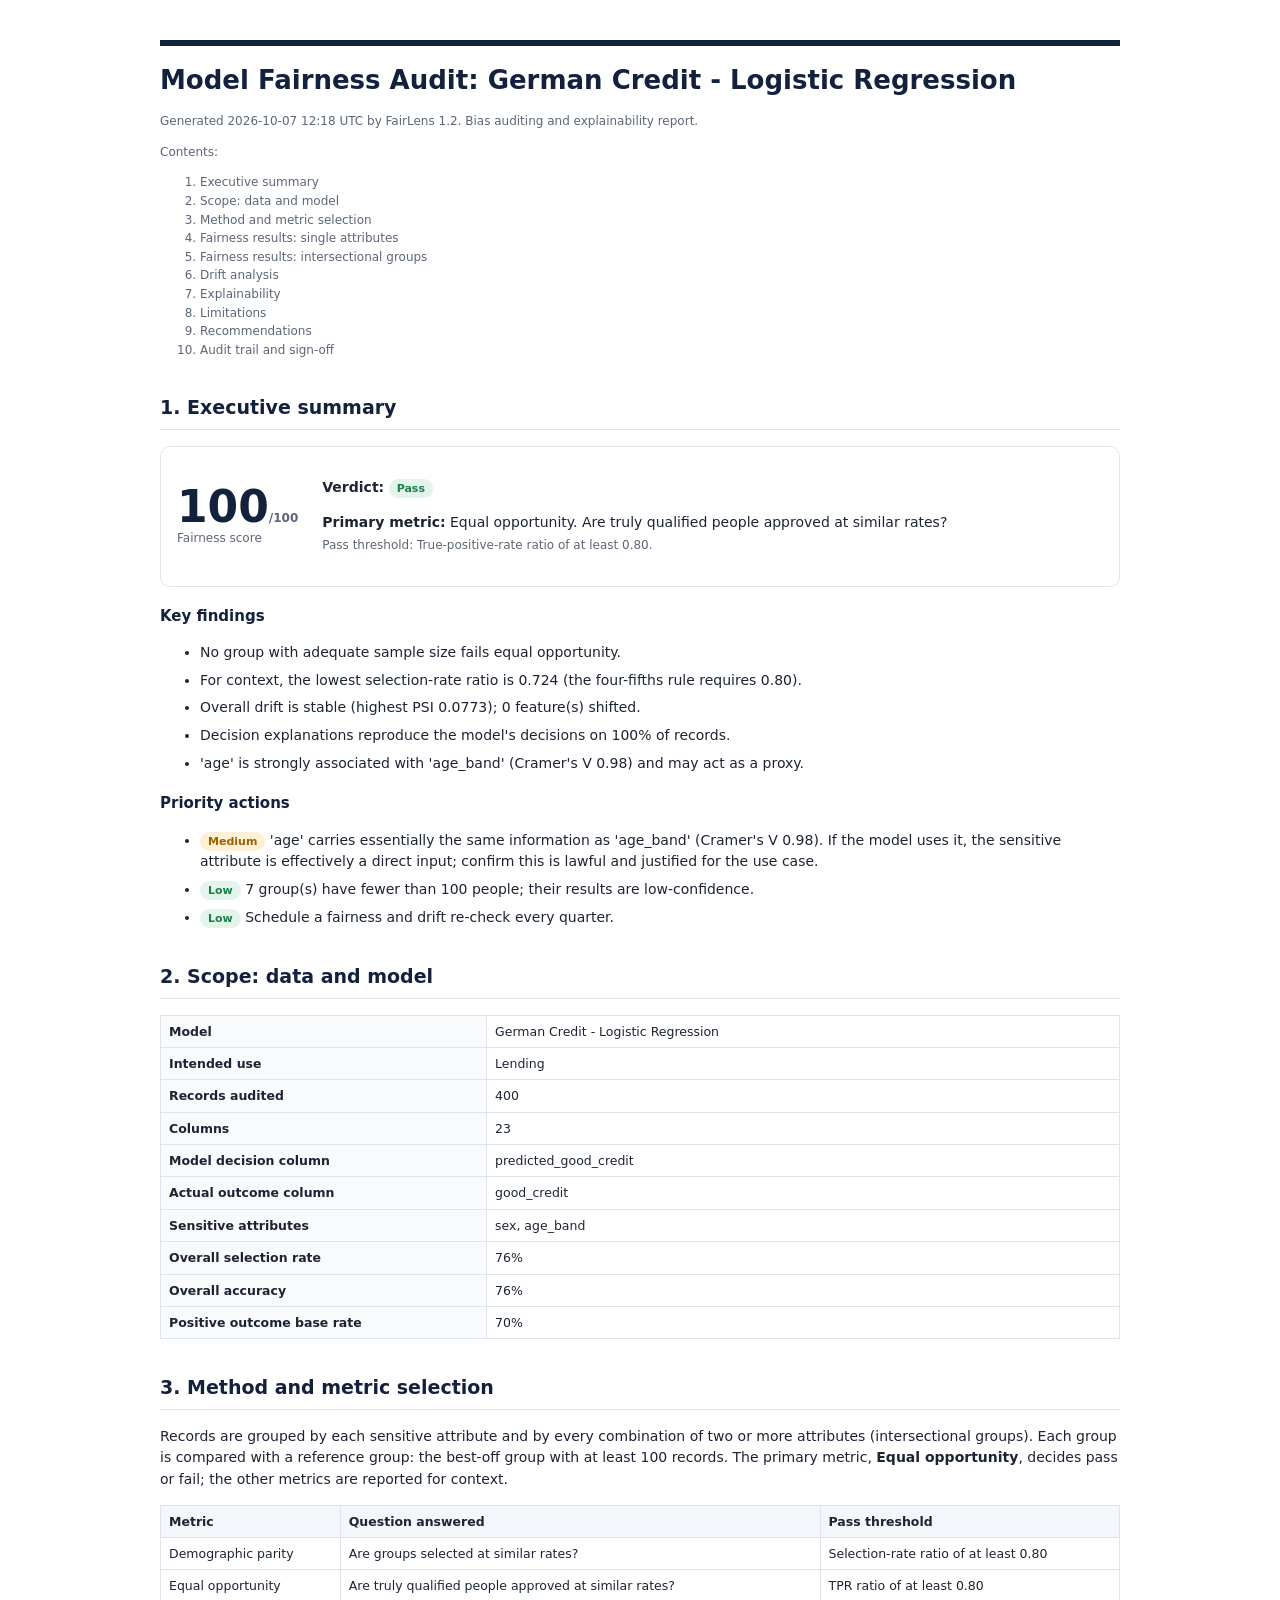
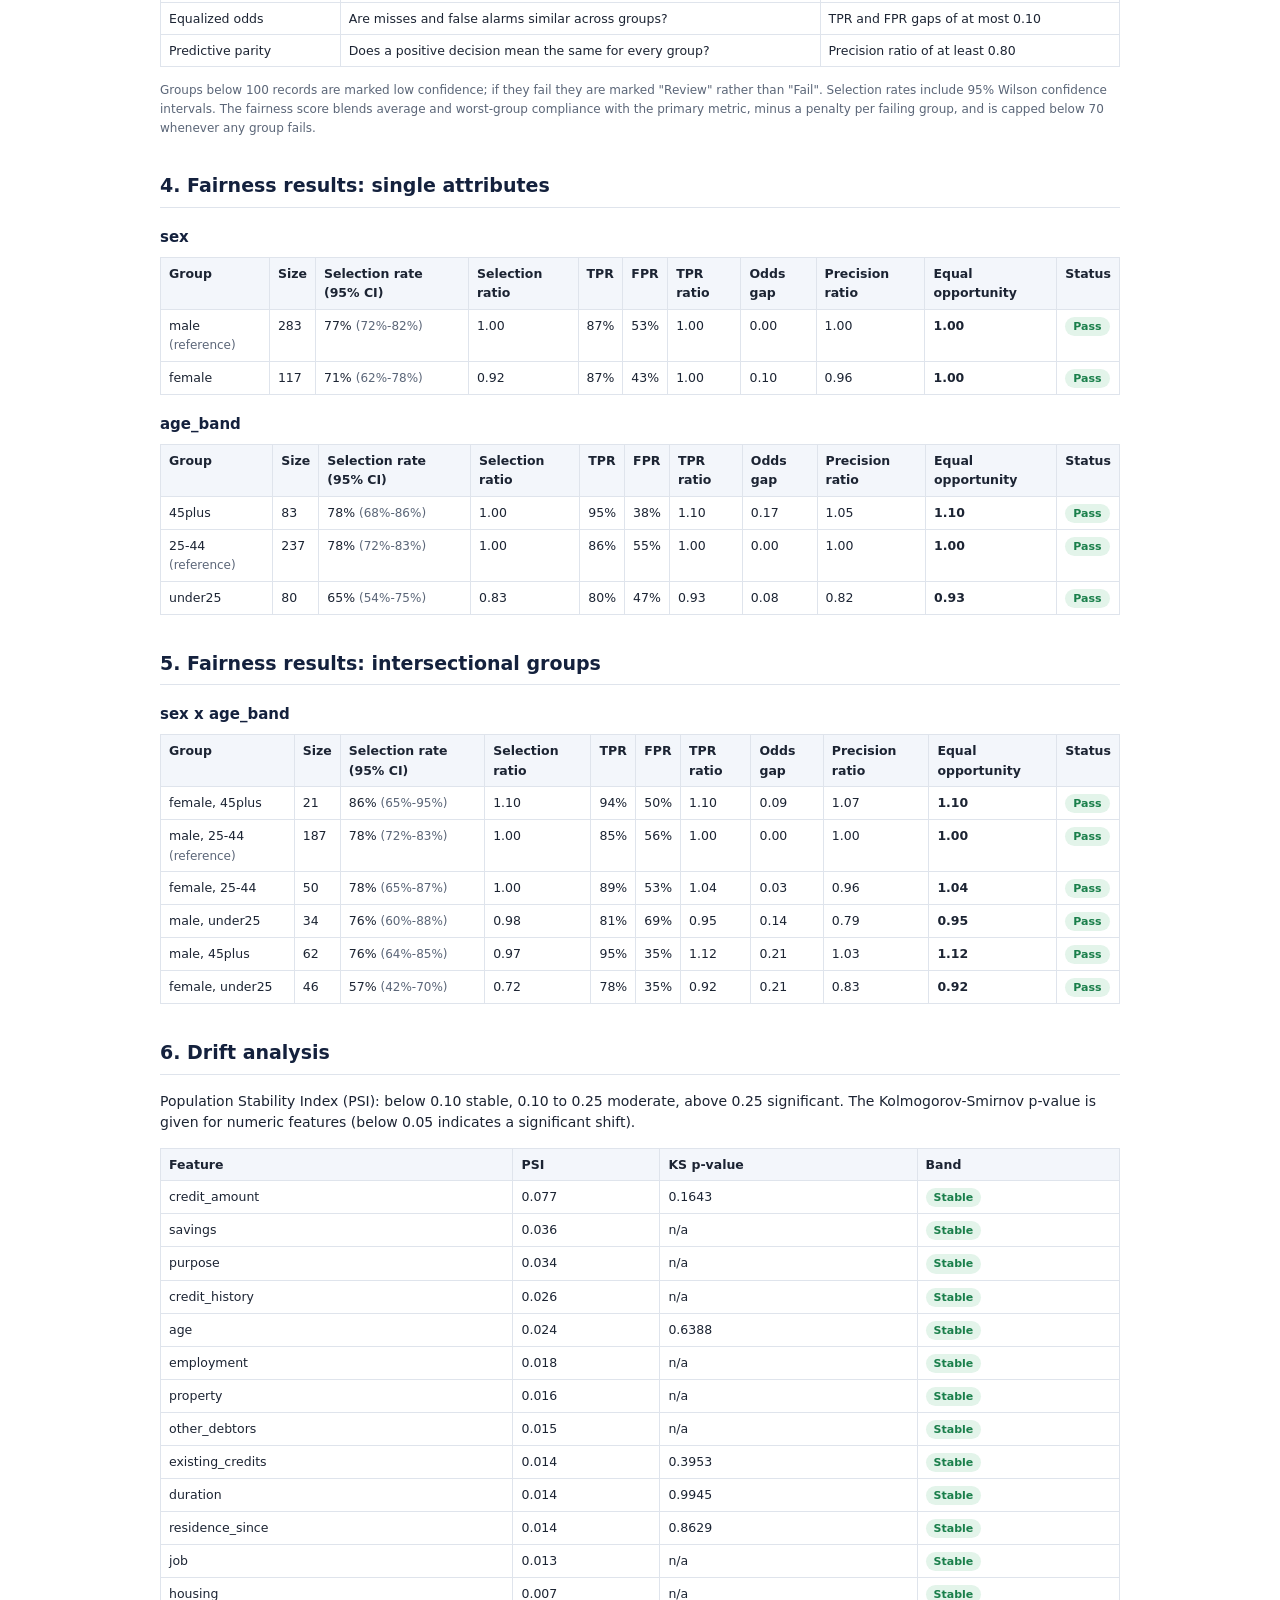
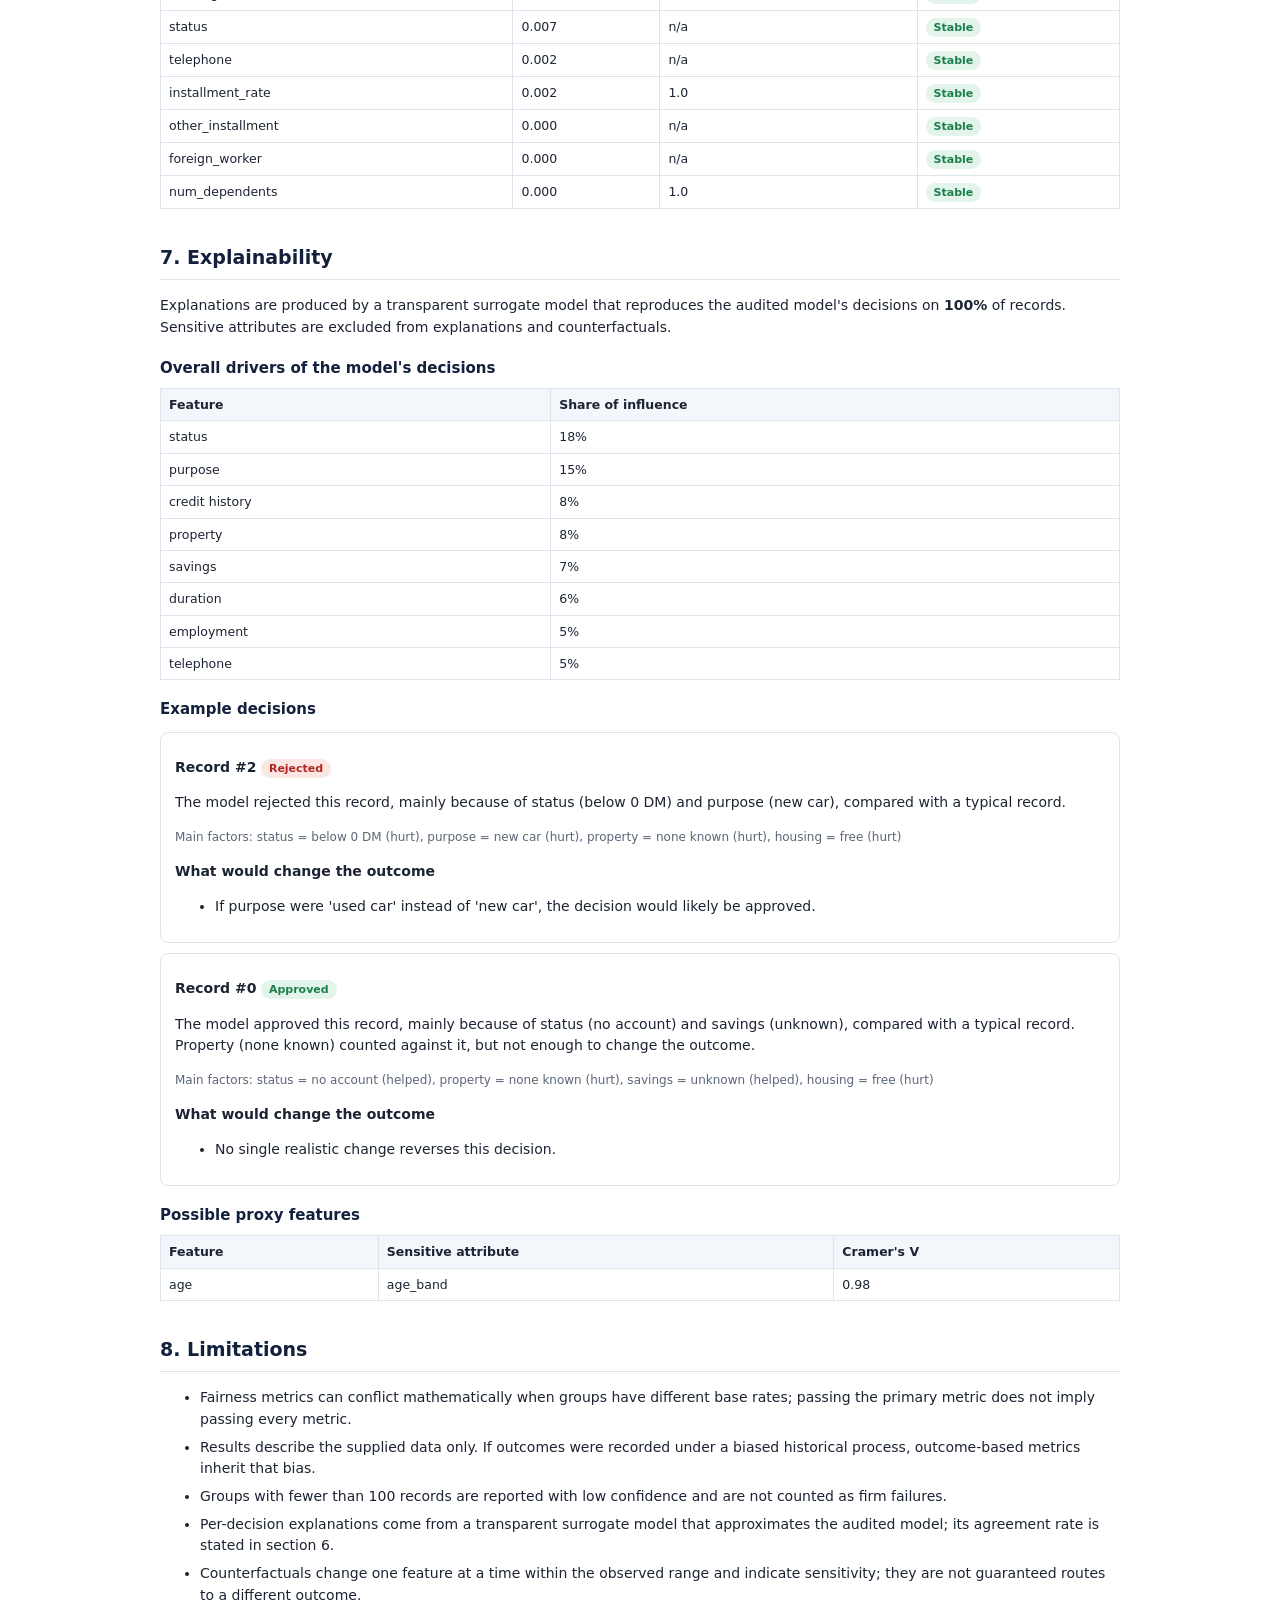
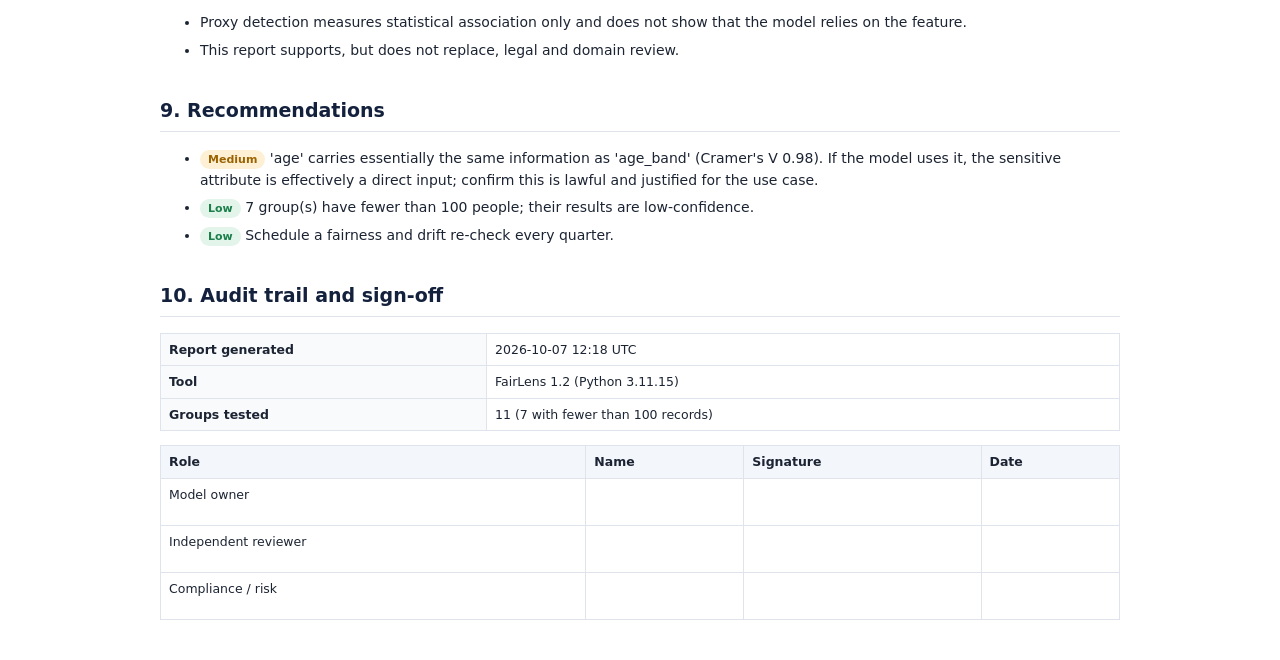
<file: demo/german_credit_report.html>
<!DOCTYPE html>
<html lang="en"><head><meta charset="utf-8">
<meta name="viewport" content="width=device-width, initial-scale=1">
<title>Model Fairness Audit: German Credit - Logistic Regression</title>
<style>
 :root { --navy:#14213d; --muted:#5b6678; --line:#dfe4ec; }
 body { font-family: Inter, system-ui, -apple-system, "Segoe UI", sans-serif; color:#1c2433;
        max-width: 960px; margin: 40px auto; padding: 0 24px; line-height: 1.55; font-size: 14px; }
 h1 { font-size: 26px; color: var(--navy); border-top: 6px solid var(--navy); padding-top: 14px; margin-bottom: 4px; }
 h2 { font-size: 19px; color: var(--navy); margin-top: 34px; border-bottom: 1px solid var(--line); padding-bottom: 6px; }
 h3 { font-size: 15px; color: var(--navy); margin: 18px 0 6px; }
 table { border-collapse: collapse; width: 100%; margin: 8px 0 14px; font-size: 12.5px; }
 th, td { border: 1px solid var(--line); padding: 6px 8px; text-align: left; vertical-align: top; }
 thead th { background: #f3f6fb; }
 .scope th { width: 34%; background: #f8fafc; }
 .muted { color: var(--muted); font-size: 12px; }
 .pill { display: inline-block; padding: 1px 8px; border-radius: 999px; font-size: 11px; font-weight: 700; }
 .pill.ok { background: #e3f4ea; color: #1a7f4b; } .pill.warn { background: #fdf0d5; color: #9a6200; }
 .pill.bad { background: #fbe6e4; color: #b3261e; }
 .summary { display: flex; gap: 24px; align-items: center; padding: 16px; border: 1px solid var(--line); border-radius: 10px; }
 .score { font-size: 44px; font-weight: 800; color: var(--navy); line-height: 1; }
 .note { background: #fdf0d5; color: #9a6200; padding: 8px 12px; border-radius: 8px; }
 .case { border: 1px solid var(--line); border-radius: 8px; padding: 10px 14px; margin: 10px 0; }
 ul.recs li, ul.plain li { margin: 6px 0; }
 .sign td { height: 34px; }
 @media print { body { margin: 0; max-width: none; } h2 { page-break-after: avoid; }
   table, .case { page-break-inside: avoid; } .noprint { display: none; } }
 @page { margin: 16mm; }
</style></head><body>
<h1>Model Fairness Audit: German Credit - Logistic Regression</h1>
<p class="muted">Generated 2026-10-07 12:18 UTC by FairLens 1.2. Bias auditing and explainability report.</p>
<p class="muted">Contents:</p><ol class="muted"><li>Executive summary</li><li>Scope: data and model</li><li>Method and metric selection</li><li>Fairness results: single attributes</li><li>Fairness results: intersectional groups</li><li>Drift analysis</li><li>Explainability</li><li>Limitations</li><li>Recommendations</li><li>Audit trail and sign-off</li></ol>

<h2>1. Executive summary</h2>
<div class="summary"><div><div class="score">100<span class="muted">/100</span></div>
<div class="muted">Fairness score</div></div>
<div><p><strong>Verdict:</strong> <span class="pill ok">Pass</span></p>
<p><strong>Primary metric:</strong> Equal opportunity. Are truly qualified people approved at similar rates?<br>
<span class="muted">Pass threshold: True-positive-rate ratio of at least 0.80.</span></p></div></div>

<h3>Key findings</h3><ul class="plain"><li>No group with adequate sample size fails equal opportunity.</li><li>For context, the lowest selection-rate ratio is 0.724 (the four-fifths rule requires 0.80).</li><li>Overall drift is stable (highest PSI 0.0773); 0 feature(s) shifted.</li><li>Decision explanations reproduce the model&#x27;s decisions on 100% of records.</li><li>&#x27;age&#x27; is strongly associated with &#x27;age_band&#x27; (Cramer&#x27;s V 0.98) and may act as a proxy.</li></ul>
<h3>Priority actions</h3><ul class="recs"><li><span class="pill warn">Medium</span> &#x27;age&#x27; carries essentially the same information as &#x27;age_band&#x27; (Cramer&#x27;s V 0.98). If the model uses it, the sensitive attribute is effectively a direct input; confirm this is lawful and justified for the use case.</li><li><span class="pill ok">Low</span> 7 group(s) have fewer than 100 people; their results are low-confidence.</li><li><span class="pill ok">Low</span> Schedule a fairness and drift re-check every quarter.</li></ul>

<h2>2. Scope: data and model</h2>
<table class="scope"><tbody><tr><th>Model</th><td>German Credit - Logistic Regression</td></tr><tr><th>Intended use</th><td>Lending</td></tr><tr><th>Records audited</th><td>400</td></tr><tr><th>Columns</th><td>23</td></tr><tr><th>Model decision column</th><td>predicted_good_credit</td></tr><tr><th>Actual outcome column</th><td>good_credit</td></tr><tr><th>Sensitive attributes</th><td>sex, age_band</td></tr><tr><th>Overall selection rate</th><td>76%</td></tr><tr><th>Overall accuracy</th><td>76%</td></tr><tr><th>Positive outcome base rate</th><td>70%</td></tr></tbody></table>

<h2>3. Method and metric selection</h2>
<p>Records are grouped by each sensitive attribute and by every combination of two or more
attributes (intersectional groups). Each group is compared with a reference group: the
best-off group with at least 100 records. The primary metric, <strong>Equal opportunity</strong>,
decides pass or fail; the other metrics are reported for context.</p>
<table><thead><tr><th>Metric</th><th>Question answered</th><th>Pass threshold</th></tr></thead><tbody>
<tr><td>Demographic parity</td><td>Are groups selected at similar rates?</td><td>Selection-rate ratio of at least 0.80</td></tr>
<tr><td>Equal opportunity</td><td>Are truly qualified people approved at similar rates?</td><td>TPR ratio of at least 0.80</td></tr>
<tr><td>Equalized odds</td><td>Are misses and false alarms similar across groups?</td><td>TPR and FPR gaps of at most 0.10</td></tr>
<tr><td>Predictive parity</td><td>Does a positive decision mean the same for every group?</td><td>Precision ratio of at least 0.80</td></tr>
</tbody></table>
<p class="muted">Groups below 100 records are marked low confidence; if they fail they are marked
"Review" rather than "Fail". Selection rates include 95% Wilson confidence intervals. The
fairness score blends average and worst-group compliance with the primary metric, minus a
penalty per failing group, and is capped below 70 whenever any group fails.</p>

<h2>4. Fairness results: single attributes</h2><h3>sex</h3><table><thead><tr><th>Group</th><th>Size</th><th>Selection rate (95% CI)</th><th>Selection ratio</th><th>TPR</th><th>FPR</th><th>TPR ratio</th><th>Odds gap</th><th>Precision ratio</th><th>Equal opportunity</th><th>Status</th></tr></thead><tbody><tr><td>male <span class="muted">(reference)</span></td><td>283</td><td>77% <span class='muted'>(72%-82%)</span></td><td>1.00</td><td>87%</td><td>53%</td><td>1.00</td><td>0.00</td><td>1.00</td><td><strong>1.00</strong></td><td><span class="pill ok">Pass</span></td></tr><tr><td>female</td><td>117</td><td>71% <span class='muted'>(62%-78%)</span></td><td>0.92</td><td>87%</td><td>43%</td><td>1.00</td><td>0.10</td><td>0.96</td><td><strong>1.00</strong></td><td><span class="pill ok">Pass</span></td></tr></tbody></table><h3>age_band</h3><table><thead><tr><th>Group</th><th>Size</th><th>Selection rate (95% CI)</th><th>Selection ratio</th><th>TPR</th><th>FPR</th><th>TPR ratio</th><th>Odds gap</th><th>Precision ratio</th><th>Equal opportunity</th><th>Status</th></tr></thead><tbody><tr><td>45plus</td><td>83</td><td>78% <span class='muted'>(68%-86%)</span></td><td>1.00</td><td>95%</td><td>38%</td><td>1.10</td><td>0.17</td><td>1.05</td><td><strong>1.10</strong></td><td><span class="pill ok">Pass</span></td></tr><tr><td>25-44 <span class="muted">(reference)</span></td><td>237</td><td>78% <span class='muted'>(72%-83%)</span></td><td>1.00</td><td>86%</td><td>55%</td><td>1.00</td><td>0.00</td><td>1.00</td><td><strong>1.00</strong></td><td><span class="pill ok">Pass</span></td></tr><tr><td>under25</td><td>80</td><td>65% <span class='muted'>(54%-75%)</span></td><td>0.83</td><td>80%</td><td>47%</td><td>0.93</td><td>0.08</td><td>0.82</td><td><strong>0.93</strong></td><td><span class="pill ok">Pass</span></td></tr></tbody></table>
<h2>5. Fairness results: intersectional groups</h2><h3>sex x age_band</h3><table><thead><tr><th>Group</th><th>Size</th><th>Selection rate (95% CI)</th><th>Selection ratio</th><th>TPR</th><th>FPR</th><th>TPR ratio</th><th>Odds gap</th><th>Precision ratio</th><th>Equal opportunity</th><th>Status</th></tr></thead><tbody><tr><td>female, 45plus</td><td>21</td><td>86% <span class='muted'>(65%-95%)</span></td><td>1.10</td><td>94%</td><td>50%</td><td>1.10</td><td>0.09</td><td>1.07</td><td><strong>1.10</strong></td><td><span class="pill ok">Pass</span></td></tr><tr><td>male, 25-44 <span class="muted">(reference)</span></td><td>187</td><td>78% <span class='muted'>(72%-83%)</span></td><td>1.00</td><td>85%</td><td>56%</td><td>1.00</td><td>0.00</td><td>1.00</td><td><strong>1.00</strong></td><td><span class="pill ok">Pass</span></td></tr><tr><td>female, 25-44</td><td>50</td><td>78% <span class='muted'>(65%-87%)</span></td><td>1.00</td><td>89%</td><td>53%</td><td>1.04</td><td>0.03</td><td>0.96</td><td><strong>1.04</strong></td><td><span class="pill ok">Pass</span></td></tr><tr><td>male, under25</td><td>34</td><td>76% <span class='muted'>(60%-88%)</span></td><td>0.98</td><td>81%</td><td>69%</td><td>0.95</td><td>0.14</td><td>0.79</td><td><strong>0.95</strong></td><td><span class="pill ok">Pass</span></td></tr><tr><td>male, 45plus</td><td>62</td><td>76% <span class='muted'>(64%-85%)</span></td><td>0.97</td><td>95%</td><td>35%</td><td>1.12</td><td>0.21</td><td>1.03</td><td><strong>1.12</strong></td><td><span class="pill ok">Pass</span></td></tr><tr><td>female, under25</td><td>46</td><td>57% <span class='muted'>(42%-70%)</span></td><td>0.72</td><td>78%</td><td>35%</td><td>0.92</td><td>0.21</td><td>0.83</td><td><strong>0.92</strong></td><td><span class="pill ok">Pass</span></td></tr></tbody></table>
<h2>6. Drift analysis</h2><p>Population Stability Index (PSI): below 0.10 stable, 0.10 to 0.25 moderate, above 0.25 significant. The Kolmogorov-Smirnov p-value is given for numeric features (below 0.05 indicates a significant shift).</p><table><thead><tr><th>Feature</th><th>PSI</th><th>KS p-value</th><th>Band</th></tr></thead><tbody><tr><td>credit_amount</td><td>0.077</td><td>0.1643</td><td><span class="pill ok">Stable</span></td></tr><tr><td>savings</td><td>0.036</td><td>n/a</td><td><span class="pill ok">Stable</span></td></tr><tr><td>purpose</td><td>0.034</td><td>n/a</td><td><span class="pill ok">Stable</span></td></tr><tr><td>credit_history</td><td>0.026</td><td>n/a</td><td><span class="pill ok">Stable</span></td></tr><tr><td>age</td><td>0.024</td><td>0.6388</td><td><span class="pill ok">Stable</span></td></tr><tr><td>employment</td><td>0.018</td><td>n/a</td><td><span class="pill ok">Stable</span></td></tr><tr><td>property</td><td>0.016</td><td>n/a</td><td><span class="pill ok">Stable</span></td></tr><tr><td>other_debtors</td><td>0.015</td><td>n/a</td><td><span class="pill ok">Stable</span></td></tr><tr><td>existing_credits</td><td>0.014</td><td>0.3953</td><td><span class="pill ok">Stable</span></td></tr><tr><td>duration</td><td>0.014</td><td>0.9945</td><td><span class="pill ok">Stable</span></td></tr><tr><td>residence_since</td><td>0.014</td><td>0.8629</td><td><span class="pill ok">Stable</span></td></tr><tr><td>job</td><td>0.013</td><td>n/a</td><td><span class="pill ok">Stable</span></td></tr><tr><td>housing</td><td>0.007</td><td>n/a</td><td><span class="pill ok">Stable</span></td></tr><tr><td>status</td><td>0.007</td><td>n/a</td><td><span class="pill ok">Stable</span></td></tr><tr><td>telephone</td><td>0.002</td><td>n/a</td><td><span class="pill ok">Stable</span></td></tr><tr><td>installment_rate</td><td>0.002</td><td>1.0</td><td><span class="pill ok">Stable</span></td></tr><tr><td>other_installment</td><td>0.000</td><td>n/a</td><td><span class="pill ok">Stable</span></td></tr><tr><td>foreign_worker</td><td>0.000</td><td>n/a</td><td><span class="pill ok">Stable</span></td></tr><tr><td>num_dependents</td><td>0.000</td><td>1.0</td><td><span class="pill ok">Stable</span></td></tr></tbody></table>
<h2>7. Explainability</h2><p>Explanations are produced by a transparent surrogate model that reproduces the audited model's decisions on <strong>100%</strong> of records. Sensitive attributes are excluded from explanations and counterfactuals.</p><h3>Overall drivers of the model's decisions</h3><table><thead><tr><th>Feature</th><th>Share of influence</th></tr></thead><tbody><tr><td>status</td><td>18%</td></tr><tr><td>purpose</td><td>15%</td></tr><tr><td>credit history</td><td>8%</td></tr><tr><td>property</td><td>8%</td></tr><tr><td>savings</td><td>7%</td></tr><tr><td>duration</td><td>6%</td></tr><tr><td>employment</td><td>5%</td></tr><tr><td>telephone</td><td>5%</td></tr></tbody></table><h3>Example decisions</h3><div class='case'><p><strong>Record #2</strong> <span class="pill bad">Rejected</span></p><p>The model rejected this record, mainly because of status (below 0 DM) and purpose (new car), compared with a typical record.</p><p class='muted'>Main factors: status = below 0 DM (hurt), purpose = new car (hurt), property = none known (hurt), housing = free (hurt)</p><p><strong>What would change the outcome</strong></p><ul><li>If purpose were &#x27;used car&#x27; instead of &#x27;new car&#x27;, the decision would likely be approved.</li></ul></div><div class='case'><p><strong>Record #0</strong> <span class="pill ok">Approved</span></p><p>The model approved this record, mainly because of status (no account) and savings (unknown), compared with a typical record. Property (none known) counted against it, but not enough to change the outcome.</p><p class='muted'>Main factors: status = no account (helped), property = none known (hurt), savings = unknown (helped), housing = free (hurt)</p><p><strong>What would change the outcome</strong></p><ul><li>No single realistic change reverses this decision.</li></ul></div><h3>Possible proxy features</h3><table><thead><tr><th>Feature</th><th>Sensitive attribute</th><th>Cramer's V</th></tr></thead><tbody><tr><td>age</td><td>age_band</td><td>0.98</td></tr></tbody></table>
<h2>8. Limitations</h2><ul class="plain"><li>Fairness metrics can conflict mathematically when groups have different base rates; passing the primary metric does not imply passing every metric.</li><li>Results describe the supplied data only. If outcomes were recorded under a biased historical process, outcome-based metrics inherit that bias.</li><li>Groups with fewer than 100 records are reported with low confidence and are not counted as firm failures.</li><li>Per-decision explanations come from a transparent surrogate model that approximates the audited model; its agreement rate is stated in section 6.</li><li>Counterfactuals change one feature at a time within the observed range and indicate sensitivity; they are not guaranteed routes to a different outcome.</li><li>Proxy detection measures statistical association only and does not show that the model relies on the feature.</li><li>This report supports, but does not replace, legal and domain review.</li></ul>
<h2>9. Recommendations</h2><ul class="recs"><li><span class="pill warn">Medium</span> &#x27;age&#x27; carries essentially the same information as &#x27;age_band&#x27; (Cramer&#x27;s V 0.98). If the model uses it, the sensitive attribute is effectively a direct input; confirm this is lawful and justified for the use case.</li><li><span class="pill ok">Low</span> 7 group(s) have fewer than 100 people; their results are low-confidence.</li><li><span class="pill ok">Low</span> Schedule a fairness and drift re-check every quarter.</li></ul>

<h2>10. Audit trail and sign-off</h2>
<table class="scope"><tbody>
<tr><th>Report generated</th><td>2026-10-07 12:18 UTC</td></tr>
<tr><th>Tool</th><td>FairLens 1.2 (Python 3.11.15)</td></tr>
<tr><th>Groups tested</th><td>11 (7 with fewer than 100 records)</td></tr>
</tbody></table>
<table class="sign"><thead><tr><th>Role</th><th>Name</th><th>Signature</th><th>Date</th></tr></thead><tbody>
<tr><td>Model owner</td><td></td><td></td><td></td></tr>
<tr><td>Independent reviewer</td><td></td><td></td><td></td></tr>
<tr><td>Compliance / risk</td><td></td><td></td><td></td></tr>
</tbody></table>
</body></html>
</file>
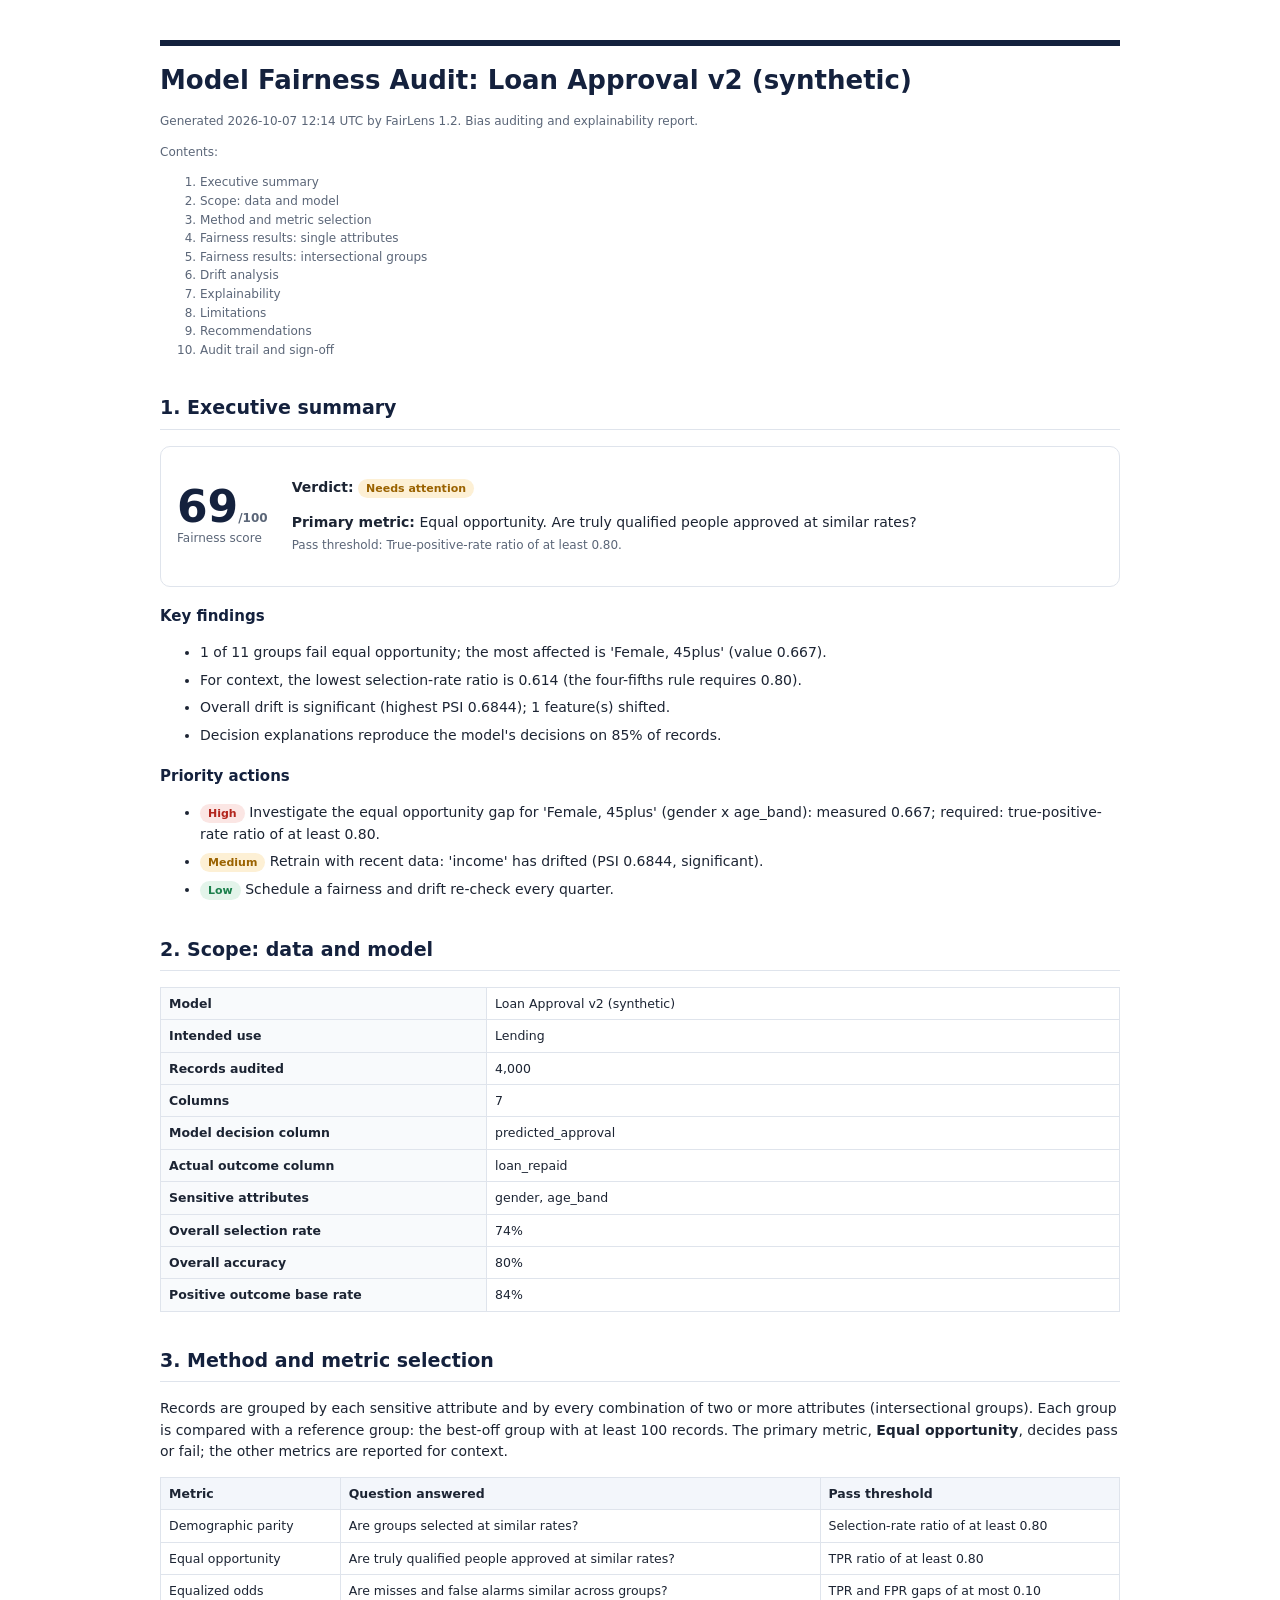
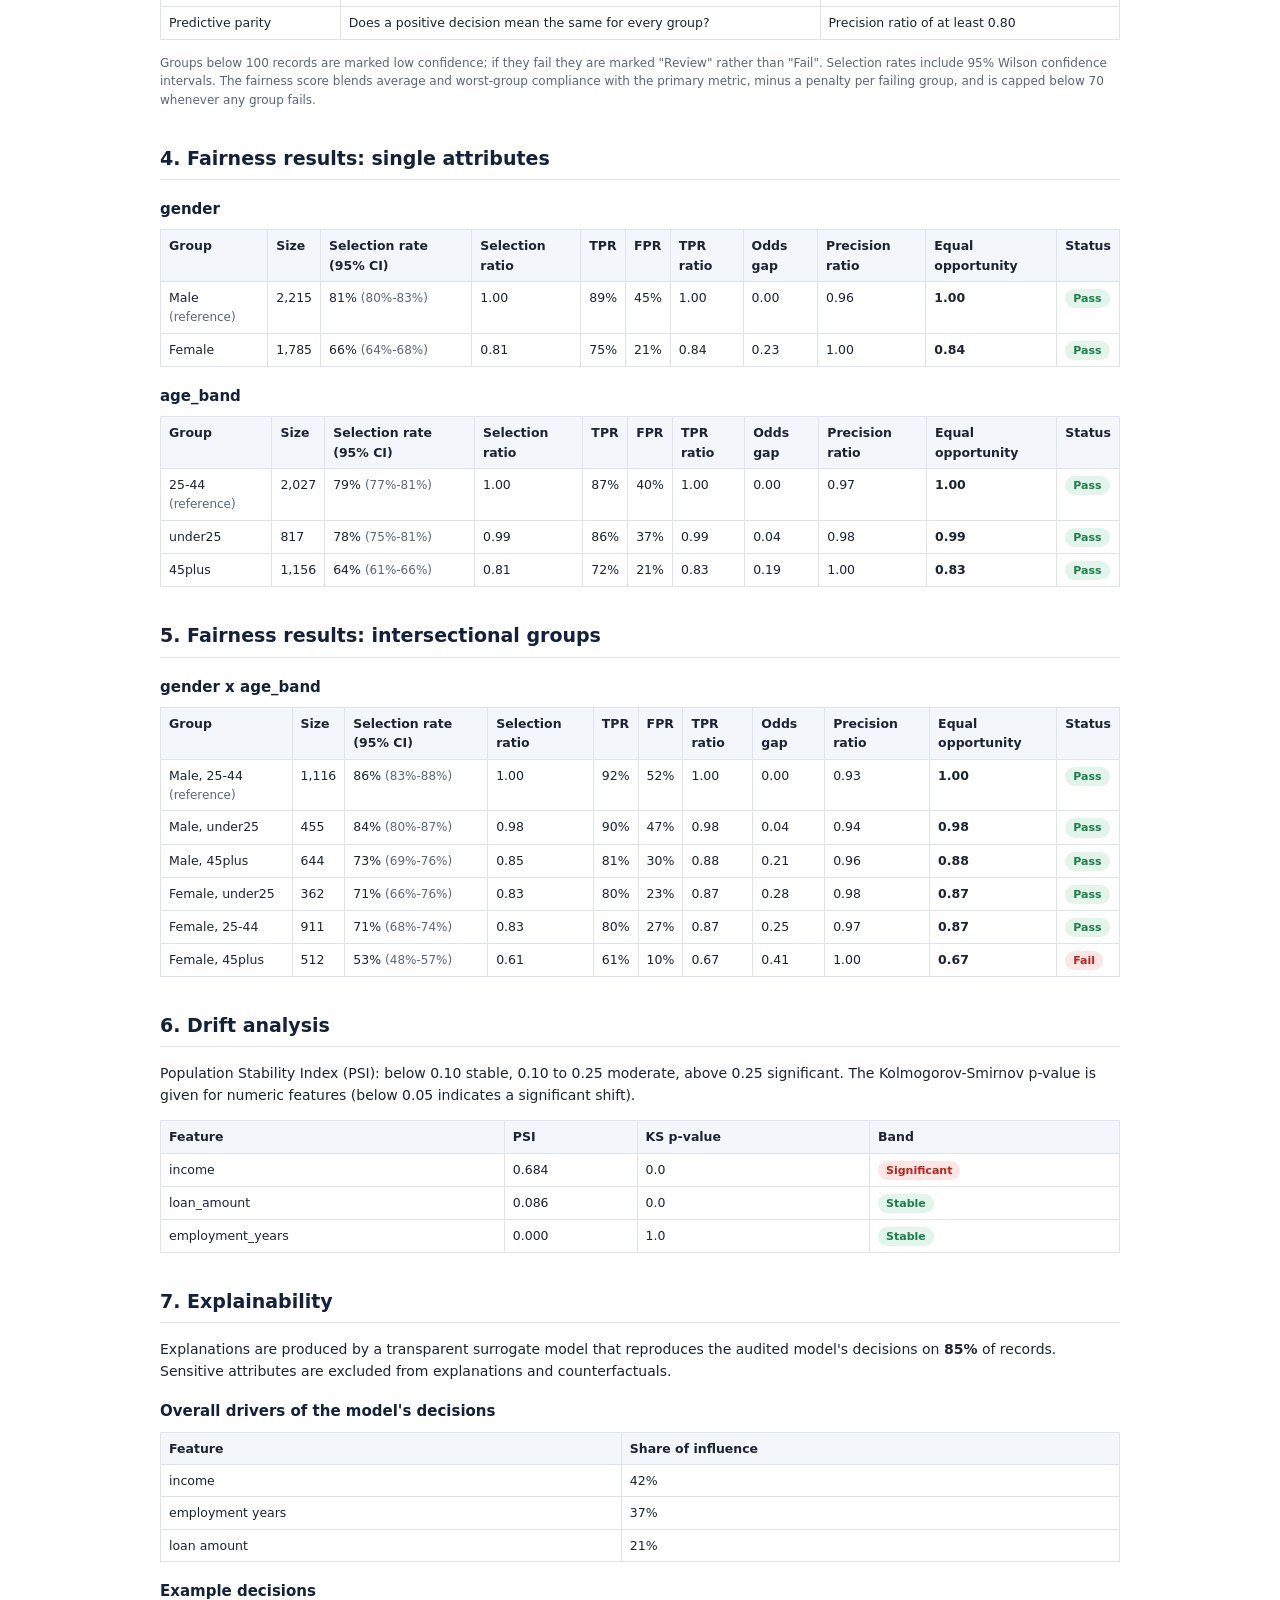
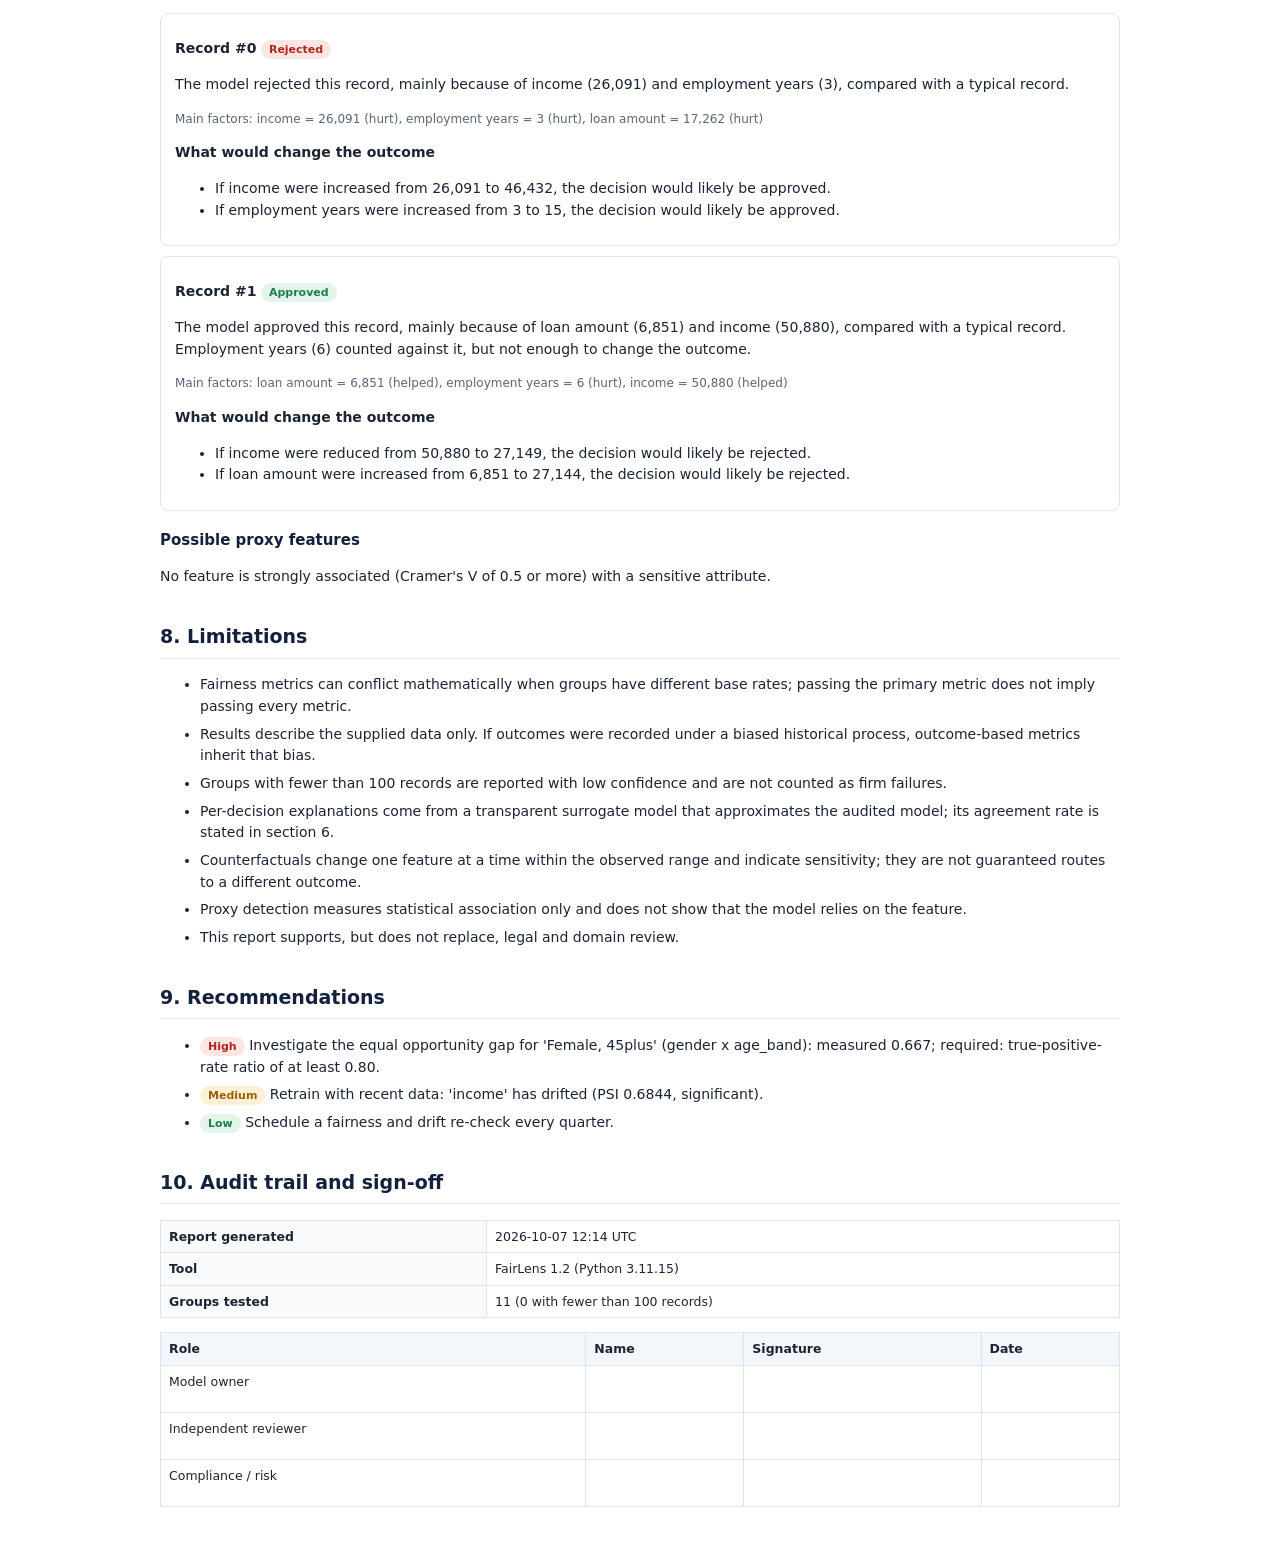
<file: demo/sample_loan_report.html>
<!DOCTYPE html>
<html lang="en"><head><meta charset="utf-8">
<meta name="viewport" content="width=device-width, initial-scale=1">
<title>Model Fairness Audit: Loan Approval v2 (synthetic)</title>
<style>
 :root { --navy:#14213d; --muted:#5b6678; --line:#dfe4ec; }
 body { font-family: Inter, system-ui, -apple-system, "Segoe UI", sans-serif; color:#1c2433;
        max-width: 960px; margin: 40px auto; padding: 0 24px; line-height: 1.55; font-size: 14px; }
 h1 { font-size: 26px; color: var(--navy); border-top: 6px solid var(--navy); padding-top: 14px; margin-bottom: 4px; }
 h2 { font-size: 19px; color: var(--navy); margin-top: 34px; border-bottom: 1px solid var(--line); padding-bottom: 6px; }
 h3 { font-size: 15px; color: var(--navy); margin: 18px 0 6px; }
 table { border-collapse: collapse; width: 100%; margin: 8px 0 14px; font-size: 12.5px; }
 th, td { border: 1px solid var(--line); padding: 6px 8px; text-align: left; vertical-align: top; }
 thead th { background: #f3f6fb; }
 .scope th { width: 34%; background: #f8fafc; }
 .muted { color: var(--muted); font-size: 12px; }
 .pill { display: inline-block; padding: 1px 8px; border-radius: 999px; font-size: 11px; font-weight: 700; }
 .pill.ok { background: #e3f4ea; color: #1a7f4b; } .pill.warn { background: #fdf0d5; color: #9a6200; }
 .pill.bad { background: #fbe6e4; color: #b3261e; }
 .summary { display: flex; gap: 24px; align-items: center; padding: 16px; border: 1px solid var(--line); border-radius: 10px; }
 .score { font-size: 44px; font-weight: 800; color: var(--navy); line-height: 1; }
 .note { background: #fdf0d5; color: #9a6200; padding: 8px 12px; border-radius: 8px; }
 .case { border: 1px solid var(--line); border-radius: 8px; padding: 10px 14px; margin: 10px 0; }
 ul.recs li, ul.plain li { margin: 6px 0; }
 .sign td { height: 34px; }
 @media print { body { margin: 0; max-width: none; } h2 { page-break-after: avoid; }
   table, .case { page-break-inside: avoid; } .noprint { display: none; } }
 @page { margin: 16mm; }
</style></head><body>
<h1>Model Fairness Audit: Loan Approval v2 (synthetic)</h1>
<p class="muted">Generated 2026-10-07 12:14 UTC by FairLens 1.2. Bias auditing and explainability report.</p>
<p class="muted">Contents:</p><ol class="muted"><li>Executive summary</li><li>Scope: data and model</li><li>Method and metric selection</li><li>Fairness results: single attributes</li><li>Fairness results: intersectional groups</li><li>Drift analysis</li><li>Explainability</li><li>Limitations</li><li>Recommendations</li><li>Audit trail and sign-off</li></ol>

<h2>1. Executive summary</h2>
<div class="summary"><div><div class="score">69<span class="muted">/100</span></div>
<div class="muted">Fairness score</div></div>
<div><p><strong>Verdict:</strong> <span class="pill warn">Needs attention</span></p>
<p><strong>Primary metric:</strong> Equal opportunity. Are truly qualified people approved at similar rates?<br>
<span class="muted">Pass threshold: True-positive-rate ratio of at least 0.80.</span></p></div></div>

<h3>Key findings</h3><ul class="plain"><li>1 of 11 groups fail equal opportunity; the most affected is &#x27;Female, 45plus&#x27; (value 0.667).</li><li>For context, the lowest selection-rate ratio is 0.614 (the four-fifths rule requires 0.80).</li><li>Overall drift is significant (highest PSI 0.6844); 1 feature(s) shifted.</li><li>Decision explanations reproduce the model&#x27;s decisions on 85% of records.</li></ul>
<h3>Priority actions</h3><ul class="recs"><li><span class="pill bad">High</span> Investigate the equal opportunity gap for &#x27;Female, 45plus&#x27; (gender x age_band): measured 0.667; required: true-positive-rate ratio of at least 0.80.</li><li><span class="pill warn">Medium</span> Retrain with recent data: &#x27;income&#x27; has drifted (PSI 0.6844, significant).</li><li><span class="pill ok">Low</span> Schedule a fairness and drift re-check every quarter.</li></ul>

<h2>2. Scope: data and model</h2>
<table class="scope"><tbody><tr><th>Model</th><td>Loan Approval v2 (synthetic)</td></tr><tr><th>Intended use</th><td>Lending</td></tr><tr><th>Records audited</th><td>4,000</td></tr><tr><th>Columns</th><td>7</td></tr><tr><th>Model decision column</th><td>predicted_approval</td></tr><tr><th>Actual outcome column</th><td>loan_repaid</td></tr><tr><th>Sensitive attributes</th><td>gender, age_band</td></tr><tr><th>Overall selection rate</th><td>74%</td></tr><tr><th>Overall accuracy</th><td>80%</td></tr><tr><th>Positive outcome base rate</th><td>84%</td></tr></tbody></table>

<h2>3. Method and metric selection</h2>
<p>Records are grouped by each sensitive attribute and by every combination of two or more
attributes (intersectional groups). Each group is compared with a reference group: the
best-off group with at least 100 records. The primary metric, <strong>Equal opportunity</strong>,
decides pass or fail; the other metrics are reported for context.</p>
<table><thead><tr><th>Metric</th><th>Question answered</th><th>Pass threshold</th></tr></thead><tbody>
<tr><td>Demographic parity</td><td>Are groups selected at similar rates?</td><td>Selection-rate ratio of at least 0.80</td></tr>
<tr><td>Equal opportunity</td><td>Are truly qualified people approved at similar rates?</td><td>TPR ratio of at least 0.80</td></tr>
<tr><td>Equalized odds</td><td>Are misses and false alarms similar across groups?</td><td>TPR and FPR gaps of at most 0.10</td></tr>
<tr><td>Predictive parity</td><td>Does a positive decision mean the same for every group?</td><td>Precision ratio of at least 0.80</td></tr>
</tbody></table>
<p class="muted">Groups below 100 records are marked low confidence; if they fail they are marked
"Review" rather than "Fail". Selection rates include 95% Wilson confidence intervals. The
fairness score blends average and worst-group compliance with the primary metric, minus a
penalty per failing group, and is capped below 70 whenever any group fails.</p>

<h2>4. Fairness results: single attributes</h2><h3>gender</h3><table><thead><tr><th>Group</th><th>Size</th><th>Selection rate (95% CI)</th><th>Selection ratio</th><th>TPR</th><th>FPR</th><th>TPR ratio</th><th>Odds gap</th><th>Precision ratio</th><th>Equal opportunity</th><th>Status</th></tr></thead><tbody><tr><td>Male <span class="muted">(reference)</span></td><td>2,215</td><td>81% <span class='muted'>(80%-83%)</span></td><td>1.00</td><td>89%</td><td>45%</td><td>1.00</td><td>0.00</td><td>0.96</td><td><strong>1.00</strong></td><td><span class="pill ok">Pass</span></td></tr><tr><td>Female</td><td>1,785</td><td>66% <span class='muted'>(64%-68%)</span></td><td>0.81</td><td>75%</td><td>21%</td><td>0.84</td><td>0.23</td><td>1.00</td><td><strong>0.84</strong></td><td><span class="pill ok">Pass</span></td></tr></tbody></table><h3>age_band</h3><table><thead><tr><th>Group</th><th>Size</th><th>Selection rate (95% CI)</th><th>Selection ratio</th><th>TPR</th><th>FPR</th><th>TPR ratio</th><th>Odds gap</th><th>Precision ratio</th><th>Equal opportunity</th><th>Status</th></tr></thead><tbody><tr><td>25-44 <span class="muted">(reference)</span></td><td>2,027</td><td>79% <span class='muted'>(77%-81%)</span></td><td>1.00</td><td>87%</td><td>40%</td><td>1.00</td><td>0.00</td><td>0.97</td><td><strong>1.00</strong></td><td><span class="pill ok">Pass</span></td></tr><tr><td>under25</td><td>817</td><td>78% <span class='muted'>(75%-81%)</span></td><td>0.99</td><td>86%</td><td>37%</td><td>0.99</td><td>0.04</td><td>0.98</td><td><strong>0.99</strong></td><td><span class="pill ok">Pass</span></td></tr><tr><td>45plus</td><td>1,156</td><td>64% <span class='muted'>(61%-66%)</span></td><td>0.81</td><td>72%</td><td>21%</td><td>0.83</td><td>0.19</td><td>1.00</td><td><strong>0.83</strong></td><td><span class="pill ok">Pass</span></td></tr></tbody></table>
<h2>5. Fairness results: intersectional groups</h2><h3>gender x age_band</h3><table><thead><tr><th>Group</th><th>Size</th><th>Selection rate (95% CI)</th><th>Selection ratio</th><th>TPR</th><th>FPR</th><th>TPR ratio</th><th>Odds gap</th><th>Precision ratio</th><th>Equal opportunity</th><th>Status</th></tr></thead><tbody><tr><td>Male, 25-44 <span class="muted">(reference)</span></td><td>1,116</td><td>86% <span class='muted'>(83%-88%)</span></td><td>1.00</td><td>92%</td><td>52%</td><td>1.00</td><td>0.00</td><td>0.93</td><td><strong>1.00</strong></td><td><span class="pill ok">Pass</span></td></tr><tr><td>Male, under25</td><td>455</td><td>84% <span class='muted'>(80%-87%)</span></td><td>0.98</td><td>90%</td><td>47%</td><td>0.98</td><td>0.04</td><td>0.94</td><td><strong>0.98</strong></td><td><span class="pill ok">Pass</span></td></tr><tr><td>Male, 45plus</td><td>644</td><td>73% <span class='muted'>(69%-76%)</span></td><td>0.85</td><td>81%</td><td>30%</td><td>0.88</td><td>0.21</td><td>0.96</td><td><strong>0.88</strong></td><td><span class="pill ok">Pass</span></td></tr><tr><td>Female, under25</td><td>362</td><td>71% <span class='muted'>(66%-76%)</span></td><td>0.83</td><td>80%</td><td>23%</td><td>0.87</td><td>0.28</td><td>0.98</td><td><strong>0.87</strong></td><td><span class="pill ok">Pass</span></td></tr><tr><td>Female, 25-44</td><td>911</td><td>71% <span class='muted'>(68%-74%)</span></td><td>0.83</td><td>80%</td><td>27%</td><td>0.87</td><td>0.25</td><td>0.97</td><td><strong>0.87</strong></td><td><span class="pill ok">Pass</span></td></tr><tr><td>Female, 45plus</td><td>512</td><td>53% <span class='muted'>(48%-57%)</span></td><td>0.61</td><td>61%</td><td>10%</td><td>0.67</td><td>0.41</td><td>1.00</td><td><strong>0.67</strong></td><td><span class="pill bad">Fail</span></td></tr></tbody></table>
<h2>6. Drift analysis</h2><p>Population Stability Index (PSI): below 0.10 stable, 0.10 to 0.25 moderate, above 0.25 significant. The Kolmogorov-Smirnov p-value is given for numeric features (below 0.05 indicates a significant shift).</p><table><thead><tr><th>Feature</th><th>PSI</th><th>KS p-value</th><th>Band</th></tr></thead><tbody><tr><td>income</td><td>0.684</td><td>0.0</td><td><span class="pill bad">Significant</span></td></tr><tr><td>loan_amount</td><td>0.086</td><td>0.0</td><td><span class="pill ok">Stable</span></td></tr><tr><td>employment_years</td><td>0.000</td><td>1.0</td><td><span class="pill ok">Stable</span></td></tr></tbody></table>
<h2>7. Explainability</h2><p>Explanations are produced by a transparent surrogate model that reproduces the audited model's decisions on <strong>85%</strong> of records. Sensitive attributes are excluded from explanations and counterfactuals.</p><h3>Overall drivers of the model's decisions</h3><table><thead><tr><th>Feature</th><th>Share of influence</th></tr></thead><tbody><tr><td>income</td><td>42%</td></tr><tr><td>employment years</td><td>37%</td></tr><tr><td>loan amount</td><td>21%</td></tr></tbody></table><h3>Example decisions</h3><div class='case'><p><strong>Record #0</strong> <span class="pill bad">Rejected</span></p><p>The model rejected this record, mainly because of income (26,091) and employment years (3), compared with a typical record.</p><p class='muted'>Main factors: income = 26,091 (hurt), employment years = 3 (hurt), loan amount = 17,262 (hurt)</p><p><strong>What would change the outcome</strong></p><ul><li>If income were increased from 26,091 to 46,432, the decision would likely be approved.</li><li>If employment years were increased from 3 to 15, the decision would likely be approved.</li></ul></div><div class='case'><p><strong>Record #1</strong> <span class="pill ok">Approved</span></p><p>The model approved this record, mainly because of loan amount (6,851) and income (50,880), compared with a typical record. Employment years (6) counted against it, but not enough to change the outcome.</p><p class='muted'>Main factors: loan amount = 6,851 (helped), employment years = 6 (hurt), income = 50,880 (helped)</p><p><strong>What would change the outcome</strong></p><ul><li>If income were reduced from 50,880 to 27,149, the decision would likely be rejected.</li><li>If loan amount were increased from 6,851 to 27,144, the decision would likely be rejected.</li></ul></div><h3>Possible proxy features</h3><p>No feature is strongly associated (Cramer's V of 0.5 or more) with a sensitive attribute.</p>
<h2>8. Limitations</h2><ul class="plain"><li>Fairness metrics can conflict mathematically when groups have different base rates; passing the primary metric does not imply passing every metric.</li><li>Results describe the supplied data only. If outcomes were recorded under a biased historical process, outcome-based metrics inherit that bias.</li><li>Groups with fewer than 100 records are reported with low confidence and are not counted as firm failures.</li><li>Per-decision explanations come from a transparent surrogate model that approximates the audited model; its agreement rate is stated in section 6.</li><li>Counterfactuals change one feature at a time within the observed range and indicate sensitivity; they are not guaranteed routes to a different outcome.</li><li>Proxy detection measures statistical association only and does not show that the model relies on the feature.</li><li>This report supports, but does not replace, legal and domain review.</li></ul>
<h2>9. Recommendations</h2><ul class="recs"><li><span class="pill bad">High</span> Investigate the equal opportunity gap for &#x27;Female, 45plus&#x27; (gender x age_band): measured 0.667; required: true-positive-rate ratio of at least 0.80.</li><li><span class="pill warn">Medium</span> Retrain with recent data: &#x27;income&#x27; has drifted (PSI 0.6844, significant).</li><li><span class="pill ok">Low</span> Schedule a fairness and drift re-check every quarter.</li></ul>

<h2>10. Audit trail and sign-off</h2>
<table class="scope"><tbody>
<tr><th>Report generated</th><td>2026-10-07 12:14 UTC</td></tr>
<tr><th>Tool</th><td>FairLens 1.2 (Python 3.11.15)</td></tr>
<tr><th>Groups tested</th><td>11 (0 with fewer than 100 records)</td></tr>
</tbody></table>
<table class="sign"><thead><tr><th>Role</th><th>Name</th><th>Signature</th><th>Date</th></tr></thead><tbody>
<tr><td>Model owner</td><td></td><td></td><td></td></tr>
<tr><td>Independent reviewer</td><td></td><td></td><td></td></tr>
<tr><td>Compliance / risk</td><td></td><td></td><td></td></tr>
</tbody></table>
</body></html>
</file>
<file: style.css>
/* ===== FairLens styles ===== */

:root {
  --navy: #14213d;
  --navy-2: #1f3158;
  --teal: #0f8b8d;
  --teal-dark: #0b6b6d;
  --bg: #f6f8fb;
  --surface: #ffffff;
  --text: #1c2433;
  --muted: #5b6678;
  --border: #dfe4ec;

  --ok: #1a7f4b;
  --ok-bg: #e3f4ea;
  --warn: #9a6200;
  --warn-bg: #fdf0d5;
  --bad: #b3261e;
  --bad-bg: #fbe6e4;

  --radius: 14px;
  --shadow: 0 1px 2px rgba(20, 33, 61, .06), 0 6px 18px rgba(20, 33, 61, .06);
}

/* ===== Base ===== */
*, *::before, *::after { box-sizing: border-box; }

html { scroll-behavior: smooth; scroll-padding-top: 80px; }

body {
  margin: 0;
  font-family: "Inter", system-ui, -apple-system, "Segoe UI", sans-serif;
  font-size: 16px;
  line-height: 1.6;
  color: var(--text);
  background: var(--bg);
}

h1, h2, h3, h4 { line-height: 1.2; margin: 0 0 .5rem; color: var(--navy); }
h1, h2 { font-family: "Fraunces", Georgia, serif; }
h1 { font-size: clamp(2rem, 4.5vw, 3.2rem); letter-spacing: -.02em; }
h2 { font-size: clamp(1.6rem, 3vw, 2.1rem); }
h3 { font-size: 1.2rem; }
h4 { font-size: .95rem; margin-top: 1.25rem; }
p { margin: 0 0 1rem; }
a { color: var(--teal-dark); }

.container { width: min(1120px, 100% - 2.5rem); margin-inline: auto; }
.muted { color: var(--muted); font-size: .92rem; }

.visually-hidden {
  position: absolute; width: 1px; height: 1px; padding: 0; margin: -1px;
  overflow: hidden; clip: rect(0, 0, 0, 0); white-space: nowrap; border: 0;
}

:focus-visible { outline: 3px solid var(--teal); outline-offset: 2px; }

/* ===== Header ===== */
.site-header {
  position: sticky; top: 0; z-index: 50;
  background: rgba(255, 255, 255, .92);
  backdrop-filter: blur(8px);
  border-bottom: 1px solid var(--border);
}
.header-inner { display: flex; align-items: center; justify-content: space-between; gap: 1rem; height: 64px; }

.logo { display: flex; align-items: center; gap: .6rem; font-weight: 700; font-size: 1.15rem; color: var(--navy); text-decoration: none; }
.logo-mark {
  display: grid; place-items: center; width: 32px; height: 32px;
  background: var(--navy); color: #fff; border-radius: 9px;
  font-family: "Fraunces", serif; font-size: 1.1rem;
}

.nav { display: flex; gap: 1.4rem; }
.nav a { color: var(--muted); text-decoration: none; font-size: .93rem; font-weight: 500; }
.nav a:hover { color: var(--navy); }

/* ===== Buttons ===== */
.btn {
  display: inline-flex; align-items: center; justify-content: center;
  padding: .75rem 1.4rem; border-radius: 10px;
  font: inherit; font-weight: 600; text-decoration: none; cursor: pointer;
  border: 1px solid transparent; transition: background .15s, transform .15s;
}
.btn-sm { padding: .5rem 1rem; font-size: .9rem; }
.btn-primary { background: var(--teal); color: #fff; }
.btn-primary:hover { background: var(--teal-dark); transform: translateY(-1px); }
.btn-ghost { background: transparent; color: var(--navy); border-color: var(--border); }
.btn-ghost:hover { background: #fff; border-color: var(--navy-2); }

/* ===== Hero ===== */
.hero { background: linear-gradient(135deg, var(--navy) 0%, var(--navy-2) 100%); color: #fff; padding: 4.5rem 0; }
.hero h1 { color: #fff; }
.hero-inner { display: grid; grid-template-columns: 1.2fr 1fr; gap: 3rem; align-items: center; }
.eyebrow { text-transform: uppercase; letter-spacing: .1em; font-size: .75rem; font-weight: 700; color: var(--teal); margin-bottom: .5rem; }
.hero .eyebrow { color: #6fd6d8; }
.lead { font-size: 1.1rem; color: #d3dbea; max-width: 56ch; }
.hero-actions { display: flex; gap: .8rem; flex-wrap: wrap; margin: 1.5rem 0; }
.hero .btn-ghost { color: #fff; border-color: rgba(255, 255, 255, .35); }
.hero .btn-ghost:hover { background: rgba(255, 255, 255, .1); }
.hero-points { list-style: none; padding: 0; margin: 0; display: flex; gap: 1.2rem; flex-wrap: wrap; color: #b9c4db; font-size: .9rem; }
.hero-points li::before { content: "\2713"; color: #6fd6d8; margin-right: .4rem; font-weight: 700; }

.hero-card { background: #fff; color: var(--text); border-radius: var(--radius); padding: 1.5rem; box-shadow: 0 20px 50px rgba(0, 0, 0, .25); }
.hero-card-head { display: flex; justify-content: space-between; align-items: center; font-weight: 600; margin-bottom: 1rem; }
.score-row { display: flex; align-items: center; gap: 1rem; margin-bottom: 1rem; }
.score-row p { margin: 0; color: var(--muted); }
.score-ring {
  flex: none; width: 84px; height: 84px; border-radius: 50%;
  display: grid; place-content: center; text-align: center;
  background: conic-gradient(var(--teal) 0 72%, #e6ebf2 72% 100%);
  position: relative; font-weight: 700; font-size: 1.5rem; color: var(--navy);
}
.score-ring::before { content: ""; position: absolute; inset: 9px; background: #fff; border-radius: 50%; }
.score-ring span, .score-ring small { position: relative; line-height: 1; }
.score-ring small { font-size: .7rem; color: var(--muted); font-weight: 500; margin-top: 2px; }
.mini-list { list-style: none; padding: 0; margin: 0; }
.mini-list li { display: flex; justify-content: space-between; align-items: center; padding: .6rem 0; border-top: 1px solid var(--border); font-size: .93rem; }

/* ===== Sections ===== */
.section { padding: 4.5rem 0; }
.section-alt { background: #eef2f8; }
.section-title { margin-bottom: .4rem; }
.section-sub { color: var(--muted); margin-bottom: 2rem; max-width: 62ch; }

/* ===== Layout helpers ===== */
.grid { display: grid; gap: 1.25rem; margin-bottom: 1.25rem; }
.grid-2 { grid-template-columns: repeat(2, 1fr); }
.grid-4 { grid-template-columns: repeat(4, 1fr); }

/* ===== Cards ===== */
.card { background: var(--surface); border: 1px solid var(--border); border-radius: var(--radius); padding: 1.5rem; box-shadow: var(--shadow); }

.step { position: relative; }
.step-num {
  display: grid; place-items: center; width: 36px; height: 36px; margin-bottom: .8rem;
  background: var(--navy); color: #fff; border-radius: 50%; font-weight: 700;
}
.step p { color: var(--muted); margin: 0; font-size: .95rem; }

/* ===== Badges ===== */
.badge { display: inline-block; padding: .15rem .65rem; border-radius: 999px; font-size: .78rem; font-weight: 600; white-space: nowrap; }
.badge-ok { background: var(--ok-bg); color: var(--ok); }
.badge-warn { background: var(--warn-bg); color: var(--warn); }
.badge-bad { background: var(--bad-bg); color: var(--bad); }

/* ===== Form ===== */
.form-grid { display: grid; grid-template-columns: 1fr 1fr; gap: 1.5rem; }
.field { display: flex; flex-direction: column; gap: .4rem; }
.field-wide { grid-column: 1 / -1; }
.field > label:not(.dropzone):not(.check), .field > label[for] { font-weight: 600; font-size: .95rem; color: var(--navy); }
.hint { color: var(--muted); font-size: .82rem; }

select, .file-input {
  width: 100%; padding: .7rem .9rem; font: inherit; color: var(--text);
  background: #fff; border: 1px solid var(--border); border-radius: 10px;
}
select:hover, .file-input:hover { border-color: var(--navy-2); }

.dropzone {
  display: flex; flex-direction: column; align-items: center; justify-content: center; gap: .2rem;
  min-height: 130px; padding: 1rem; text-align: center; cursor: pointer;
  border: 2px dashed #b8c3d6; border-radius: 12px; background: #f9fbfe; color: var(--muted);
  font-weight: 400; transition: border-color .15s, background .15s;
}
.dropzone:hover { border-color: var(--teal); background: #f0fafa; }
.dropzone strong { color: var(--teal-dark); }
.dropzone small { font-size: .8rem; }
.dropzone-icon { font-size: 1.6rem; color: var(--teal); }

.chips { display: flex; flex-wrap: wrap; gap: .5rem; }
.chip input { position: absolute; opacity: 0; pointer-events: none; }
.chip span {
  display: inline-block; padding: .4rem .95rem; border: 1px solid var(--border);
  border-radius: 999px; background: #fff; cursor: pointer; font-size: .9rem; font-weight: 500;
}
.chip input:checked + span { background: var(--navy); color: #fff; border-color: var(--navy); }
.chip input:focus-visible + span { outline: 3px solid var(--teal); outline-offset: 2px; }

.check { display: flex; align-items: center; gap: .6rem; margin-top: .6rem; font-size: .93rem; font-weight: 400; }
.check input { width: 18px; height: 18px; accent-color: var(--teal); }

.form-actions { display: flex; gap: .8rem; margin-top: 1.5rem; flex-wrap: wrap; }

/* ===== Advisor ===== */
.advisor-form { display: flex; flex-direction: column; gap: .7rem; }
.option {
  display: flex; gap: .8rem; align-items: flex-start; padding: .85rem 1rem; cursor: pointer;
  border: 1px solid var(--border); border-radius: 10px; background: #fff; transition: border-color .15s, background .15s;
}
.option:hover { border-color: var(--teal); }
.option:has(input:checked) { border-color: var(--teal); background: #f0fafa; }
.option input { margin-top: .3rem; accent-color: var(--teal); }
.option span { display: flex; flex-direction: column; }
.option small { color: var(--muted); font-size: .85rem; }
.advisor-form .btn { align-self: flex-start; margin-top: .4rem; }

.recommend { background: linear-gradient(180deg, #f0fafa, #fff); border-color: #bfe3e4; }
.facts { margin: 1.2rem 0 0; }
.facts div { display: grid; grid-template-columns: 110px 1fr; gap: .8rem; padding: .6rem 0; border-top: 1px solid var(--border); }
.facts dt { font-weight: 600; color: var(--navy); font-size: .9rem; }
.facts dd { margin: 0; color: var(--muted); font-size: .92rem; }

/* ===== Tables ===== */
.table-wrap { overflow-x: auto; margin-top: 1.25rem; border: 1px solid var(--border); border-radius: var(--radius); background: #fff; box-shadow: var(--shadow); }
.table { width: 100%; border-collapse: collapse; font-size: .93rem; }
.table caption { text-align: left; padding: 1rem 1.2rem .4rem; font-weight: 700; font-size: 1.05rem; color: var(--navy); }
.table th, .table td { padding: .8rem 1.2rem; text-align: left; border-bottom: 1px solid var(--border); }
.table th { background: #f3f6fb; color: var(--navy); font-size: .8rem; text-transform: uppercase; letter-spacing: .05em; }
.table tbody tr:last-child td { border-bottom: 0; }
.table tbody tr:hover { background: #fafcff; }

/* ===== Results ===== */
.stat { display: flex; flex-direction: column; gap: .2rem; }
.stat-label { color: var(--muted); font-size: .85rem; font-weight: 500; }
.stat-value { font-family: "Fraunces", serif; font-size: 2rem; font-weight: 700; color: var(--navy); }
.stat-value small { font-size: 1rem; color: var(--muted); font-weight: 500; }
.stat-bad .stat-value { color: var(--bad); }
.stat-warn .stat-value { color: var(--warn); }

.bars { margin-top: 1rem; display: flex; flex-direction: column; gap: .9rem; }
.bar-row { display: grid; grid-template-columns: 130px 1fr 44px; gap: .8rem; align-items: center; font-size: .9rem; }
.bar-track { position: relative; height: 14px; background: #e9eef5; border-radius: 999px; }
.bar { height: 100%; border-radius: 999px; }
.threshold { position: absolute; top: -4px; bottom: -4px; left: 62.4%; border-left: 2px dashed var(--navy); }
.bar-value { font-weight: 600; text-align: right; }

.bar-ok { background: var(--ok); }
.bar-warn { background: #e0a100; }
.bar-bad { background: var(--bad); }

.drift-list { list-style: none; padding: 0; margin: 1rem 0 0; display: flex; flex-direction: column; gap: .9rem; }
.drift-list li { display: grid; grid-template-columns: 130px 1fr 56px; gap: .8rem; align-items: center; font-size: .9rem; }
.meter { height: 10px; background: #e9eef5; border-radius: 999px; overflow: hidden; }
.meter-fill { height: 100%; border-radius: 999px; }

/* ===== Explanation ===== */
.decision-head { display: flex; justify-content: space-between; align-items: flex-start; margin-bottom: .8rem; }
.decision-head p { margin: 0; }
.plain { font-size: 1.05rem; padding: 1rem; background: #f6f8fb; border-left: 4px solid var(--teal); border-radius: 8px; }
.factors { list-style: none; padding: 0; margin: .8rem 0 0; display: flex; flex-direction: column; gap: .8rem; }
.factors li { display: grid; grid-template-columns: 150px 1fr 50px; gap: .8rem; align-items: center; font-size: .9rem; }
.factor-track { height: 10px; background: #e9eef5; border-radius: 999px; overflow: hidden; }
.factor { height: 100%; border-radius: 999px; }
.factor-neg { background: var(--bad); }
.factor-pos { background: var(--ok); }
.factor-note { font-size: .8rem; color: var(--muted); }

.counterfactual { background: linear-gradient(180deg, #fffaf0, #fff); border-color: #f0dcae; }
.check-list { list-style: none; padding: 0; margin: 1rem 0; }
.check-list li { padding: .7rem 0 .7rem 1.8rem; position: relative; border-top: 1px solid var(--border); }
.check-list li::before { content: "\2192"; position: absolute; left: 0; color: var(--teal-dark); font-weight: 700; }

/* ===== Report ===== */
.paper { background: #fff; border-top: 5px solid var(--navy); }
.toc { padding-left: 1.2rem; margin: 1rem 0 0; color: var(--muted); }
.toc li { padding: .3rem 0; border-bottom: 1px dotted var(--border); }
.reco { list-style: none; padding: 0; margin: 0; }
.reco li { padding: .8rem 0; border-top: 1px solid var(--border); display: flex; gap: .8rem; align-items: flex-start; font-size: .95rem; }
.reco .badge { flex: none; margin-top: .15rem; }

/* ===== Footer ===== */
.site-footer { background: var(--navy); color: #d3dbea; padding: 2rem 0; }
.site-footer .muted { color: #93a1be; margin: 0; }
.site-footer p { margin: 0 0 .2rem; }
.footer-inner { display: flex; justify-content: space-between; gap: 1rem; flex-wrap: wrap; }

/* ===== Responsive ===== */
@media (max-width: 900px) {
  .nav { display: none; }
  .hero-inner, .grid-2 { grid-template-columns: 1fr; }
  .grid-4 { grid-template-columns: repeat(2, 1fr); }
  .form-grid { grid-template-columns: 1fr; }
  .section { padding: 3rem 0; }
}

@media (max-width: 560px) {
  .grid-4 { grid-template-columns: 1fr; }
  .bar-row, .drift-list li { grid-template-columns: 100px 1fr 44px; }
  .factors li { grid-template-columns: 110px 1fr 46px; }
  .facts div { grid-template-columns: 1fr; gap: 0; }
}

/* ===== Metric guide & audit status ===== */
.guide { margin-top: 1.25rem; }
.guide-list { padding-left: 1.2rem; margin: .8rem 0 1rem; }
.guide-list li { padding: .35rem 0; }
#audit-status { min-height: 1.2em; margin: 1rem 0 0; font-size: .92rem; }
#audit-status.is-error { color: var(--bad); font-weight: 600; }
#audit-status.is-ok { color: var(--ok); font-weight: 600; }
.btn[disabled] { opacity: .65; cursor: progress; transform: none; }
.metric-note { margin-top: .8rem; padding: .7rem 1rem; border-radius: 10px; background: var(--warn-bg); color: var(--warn); font-size: .9rem; }
.group-tabs { display: flex; flex-wrap: wrap; gap: .5rem; margin: 1rem 0 0; }
.group-tabs button { font: inherit; font-size: .85rem; padding: .35rem .85rem; border-radius: 999px; border: 1px solid var(--border); background: #fff; cursor: pointer; }
.group-tabs button[aria-pressed="true"] { background: var(--navy); color: #fff; border-color: var(--navy); }
.ci { color: var(--muted); font-size: .78rem; display: block; }
.drift-list li.muted { display: block; }
#groups-body td:first-child { min-width: 170px; }
#groups-body .badge { white-space: normal; }

/* ===== Explanation picker ===== */
.explain-picker { margin-bottom: 1.25rem; padding: 1rem 1.5rem; }
.picker-row { display: flex; flex-wrap: wrap; align-items: center; gap: .7rem; }
.picker-input { width: 120px; }
.sample-records { display: flex; flex-wrap: wrap; gap: .4rem; }
.sample-records button { font: inherit; font-size: .85rem; padding: .3rem .8rem; border-radius: 999px; border: 1px solid var(--border); background: #fff; cursor: pointer; }
.sample-records button:hover { border-color: var(--teal); }
#explain-status { margin: .5rem 0 0; }
#explain-status.is-error { color: var(--bad); font-weight: 600; }
.factor-value { display: block; color: var(--muted); font-size: .78rem; }
</file>
